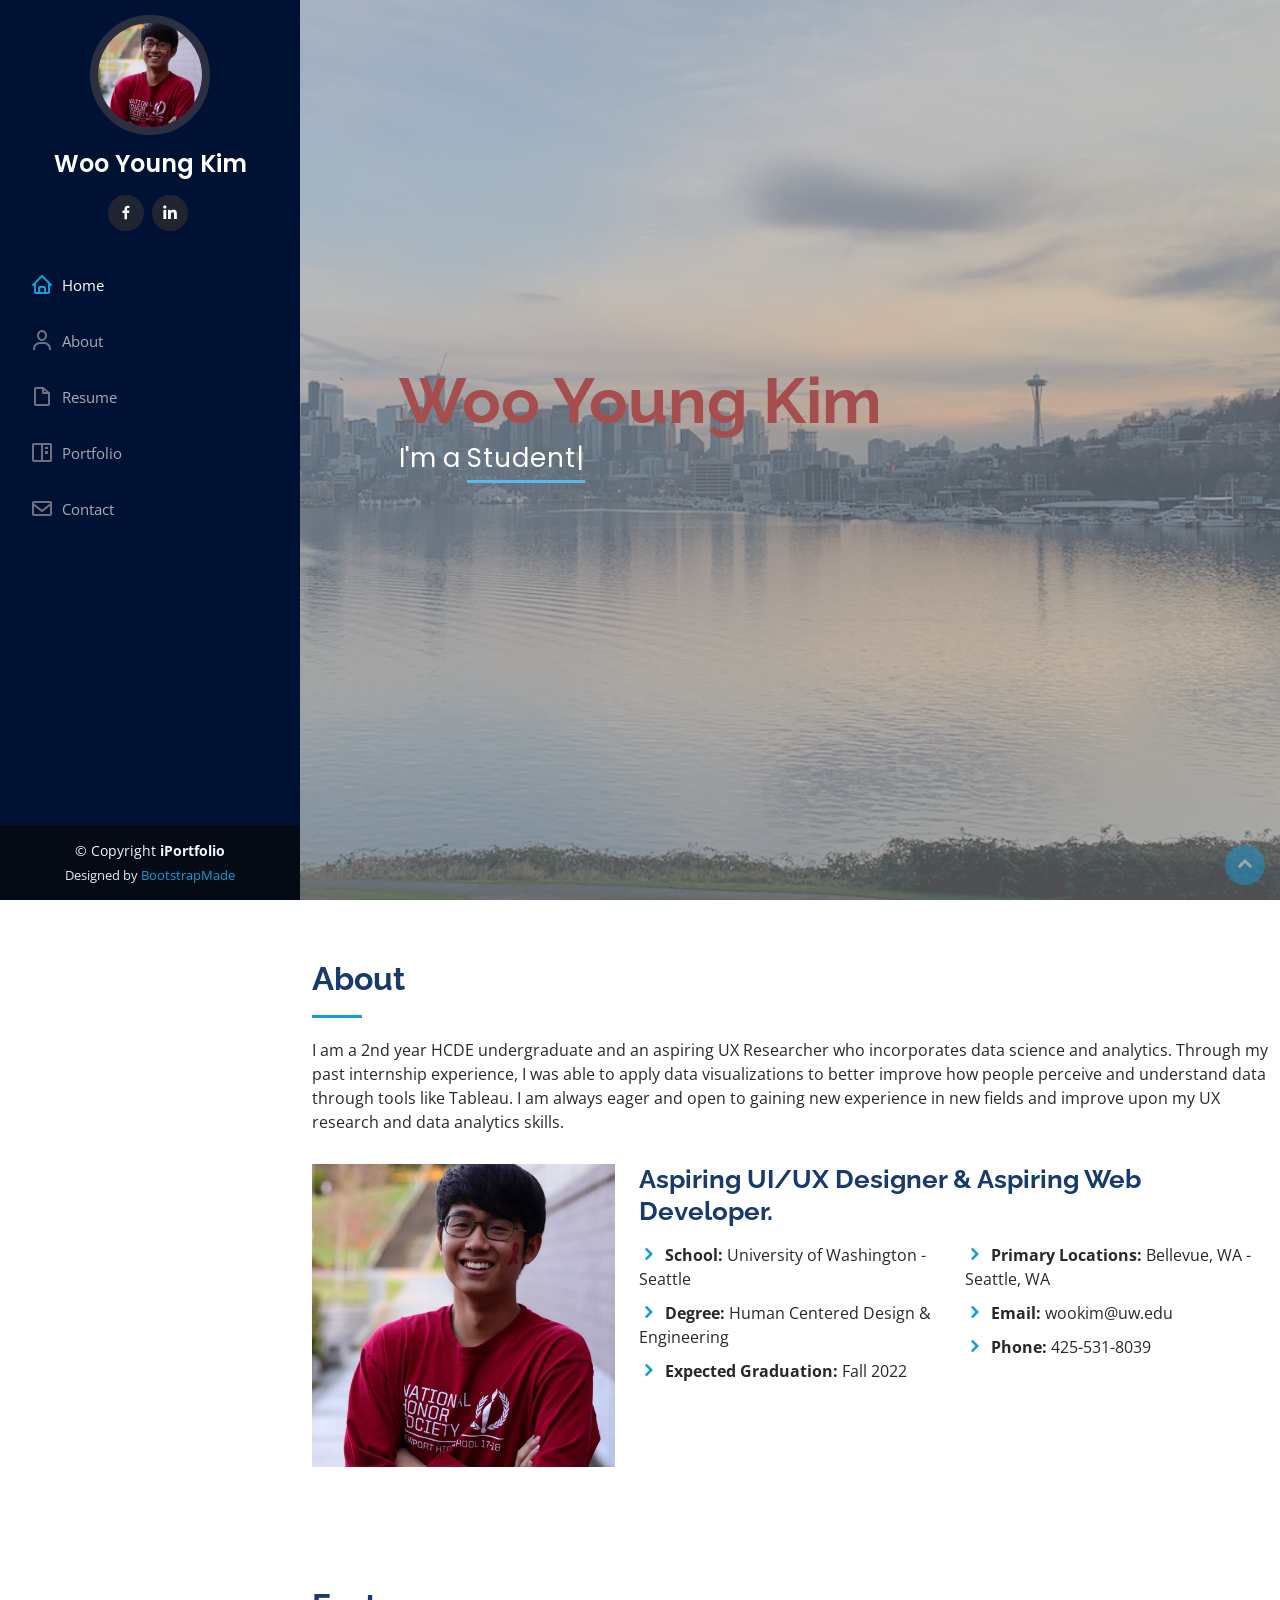
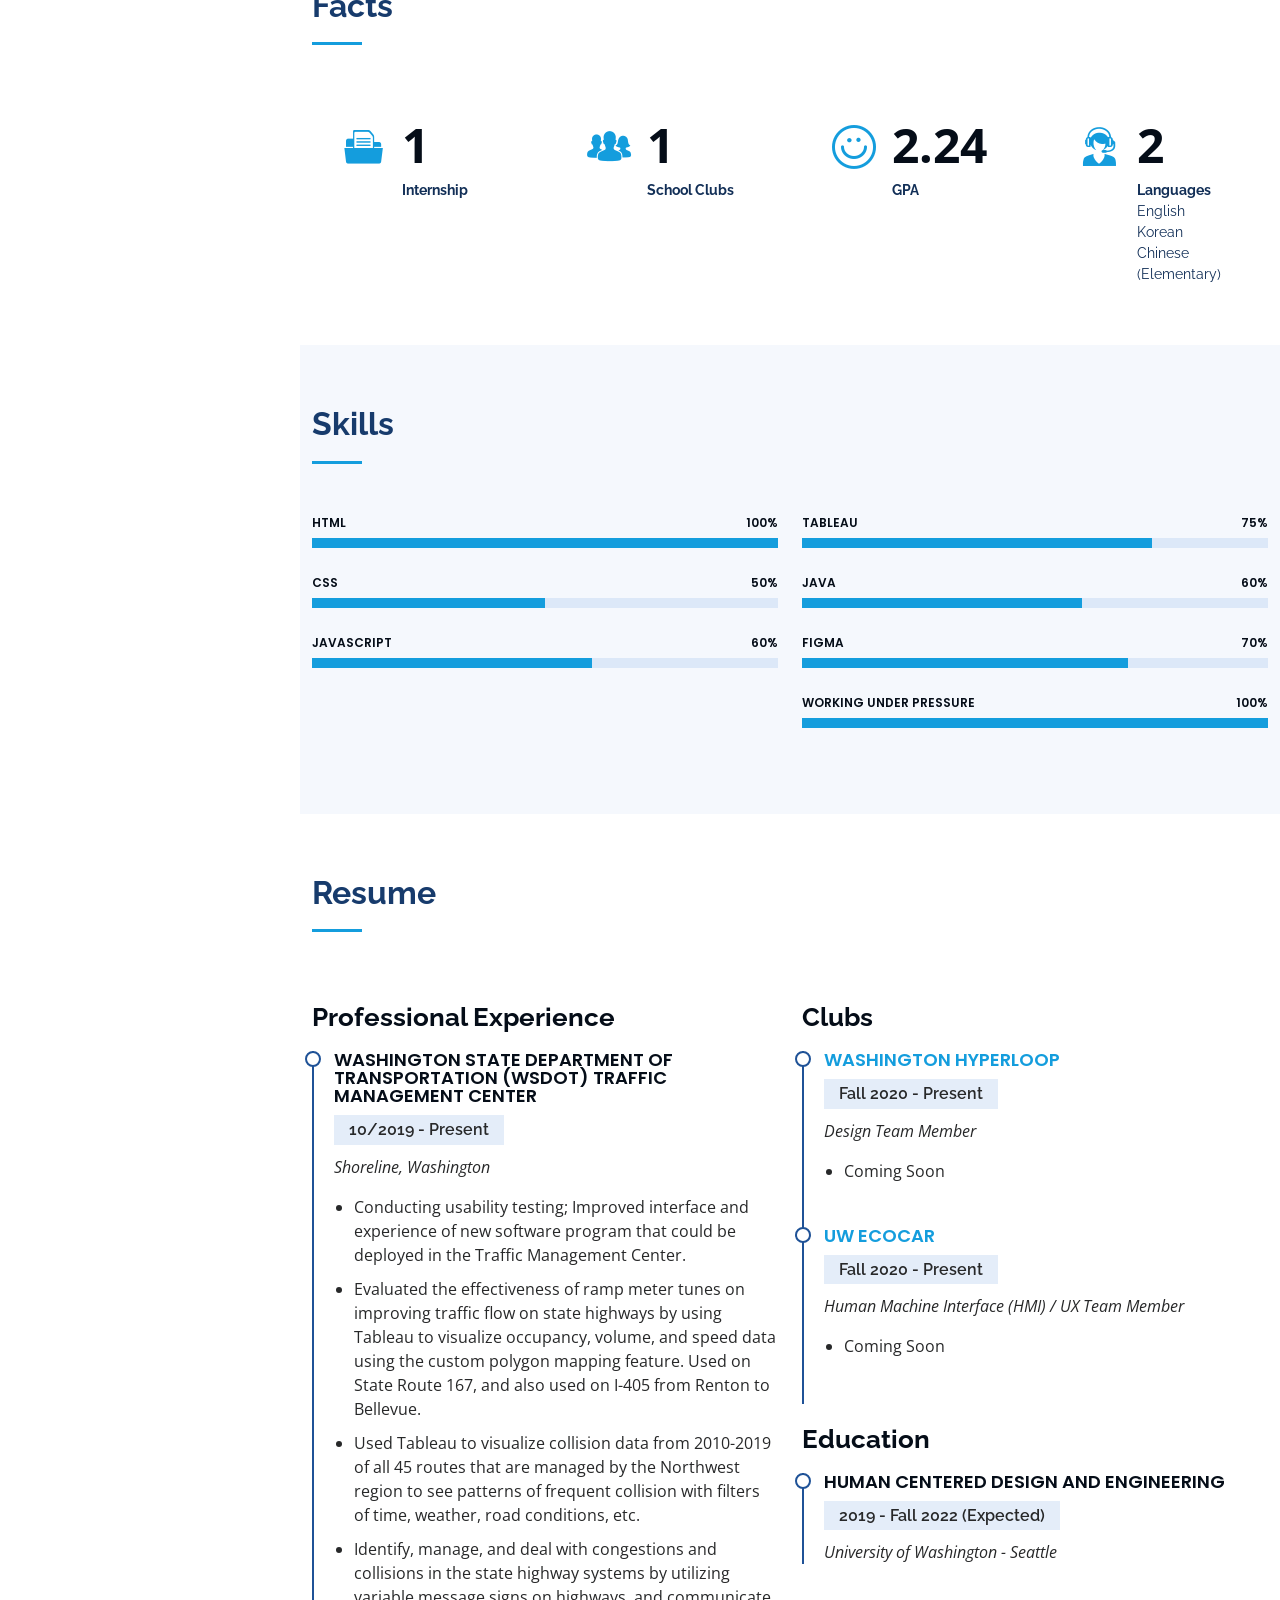
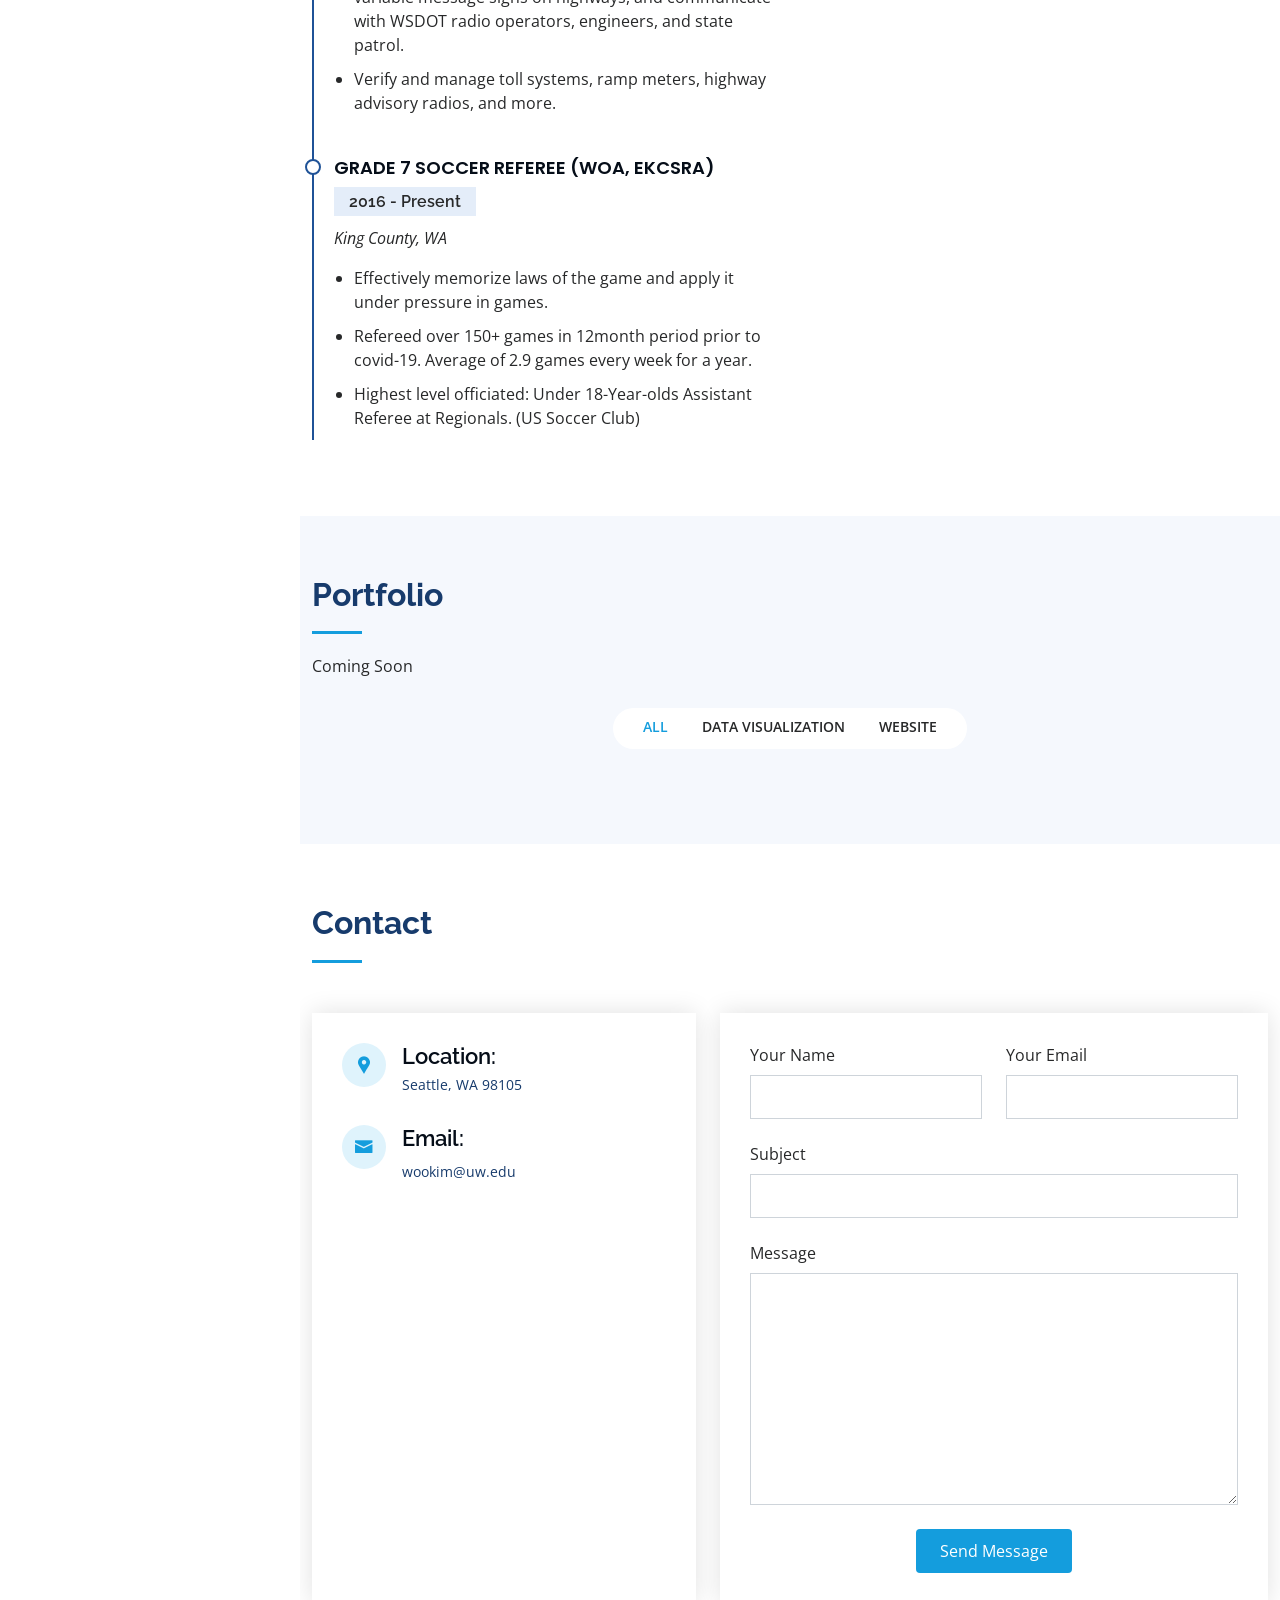
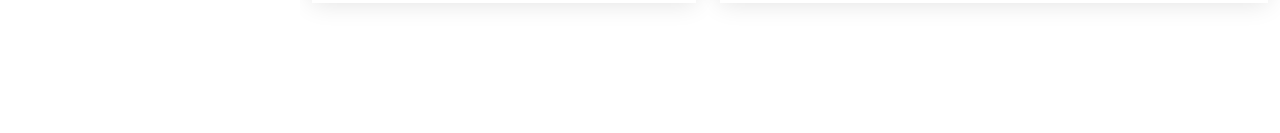
<file: iPortfolio/index.html>
<!DOCTYPE html>
<html lang="en">

<head>
  <meta charset="utf-8">
  <meta content="width=device-width, initial-scale=1.0" name="viewport">

  <title>Woo Young Kim</title>
  <meta content="" name="description">
  <meta content="" name="keywords">

  <!-- Favicons -->

  <!-- Google Fonts -->
  <link href="https://fonts.googleapis.com/css?family=Open+Sans:300,300i,400,400i,600,600i,700,700i|Raleway:300,300i,400,400i,500,500i,600,600i,700,700i|Poppins:300,300i,400,400i,500,500i,600,600i,700,700i" rel="stylesheet">

  <!-- Vendor CSS Files -->
  <link href="assets/vendor/bootstrap/css/bootstrap.min.css" rel="stylesheet">
  <link href="assets/vendor/icofont/icofont.min.css" rel="stylesheet">
  <link href="assets/vendor/boxicons/css/boxicons.min.css" rel="stylesheet">
  <link href="assets/vendor/venobox/venobox.css" rel="stylesheet">
  <link href="assets/vendor/owl.carousel/assets/owl.carousel.min.css" rel="stylesheet">
  <link href="assets/vendor/aos/aos.css" rel="stylesheet">

  <!-- Template Main CSS File -->
  <link href="assets/css/style.css" rel="stylesheet">

  <!-- =======================================================
  * Template Name: iPortfolio - v2.0.1
  * Template URL: https://bootstrapmade.com/iportfolio-bootstrap-portfolio-websites-template/
  * Author: BootstrapMade.com
  * License: https://bootstrapmade.com/license/
  ======================================================== -->
</head>

<body>

  <!-- ======= Mobile nav toggle button ======= -->
  <button type="button" class="mobile-nav-toggle d-xl-none"><i class="icofont-navigation-menu"></i></button>

  <!-- ======= Header ======= -->
  <header id="header">
    <div class="d-flex flex-column">

      <div class="profile">
        <img src="assets/img/profile-img.jpg" alt="" class="img-fluid rounded-circle">
        <h1 class="text-light"><a href="index.html">Woo Young Kim</a></h1>
        <div class="social-links mt-3 text-center">
          <a href="https://www.facebook.com/wooyoung.kim.7399/" class="facebook" target = "blank"><i class="bx bxl-facebook"></i></a>
          <a href="https://www.linkedin.com/in/woo-young-kim/" class="linkedin" target = "blank"><i class="bx bxl-linkedin"></i></a>
        </div>
      </div>

      <nav class="nav-menu">
        <ul>
          <li class="active"><a href="index.html"><i class="bx bx-home"></i> <span>Home</span></a></li>
          <li><a href="#about"><i class="bx bx-user"></i> <span>About</span></a></li>
          <li><a href="#resume"><i class="bx bx-file-blank"></i> <span>Resume</span></a></li>
          <li><a href="#portfolio"><i class="bx bx-book-content"></i> Portfolio</a></li>
          <li><a href="#contact"><i class="bx bx-envelope"></i> Contact</a></li>

        </ul>
      </nav><!-- .nav-menu -->
      <button type="button" class="mobile-nav-toggle d-xl-none"><i class="icofont-navigation-menu"></i></button>

    </div>
  </header><!-- End Header -->

  <!-- ======= Hero Section ======= -->
  <section id="hero" class="d-flex flex-column justify-content-center align-items-center">
    <div class="hero-container" data-aos="fade-in">
      <h1>Woo Young Kim</h1>
      <p>I'm a <span class="typed" data-typed-items="Student, Designer, Soccer Referee"></span></p>
    </div>
  </section><!-- End Hero -->

  <main id="main">

    <!-- ======= About Section ======= -->
    <section id="about" class="about">
      <div class="container">

        <div class="section-title">
          <h2>About</h2>
          <p>
            I am a 2nd year HCDE undergraduate and an aspiring UX Researcher who incorporates data science and analytics. 
            Through my past internship experience, I was able to apply data visualizations to better improve how people 
            perceive and understand data through tools like Tableau. 
            I am always eager and open to gaining new experience in new fields and improve upon my UX research and data analytics skills.
          </p>
        </div>

        <div class="row">
          <div class="col-lg-4" data-aos="fade-right">
            <img src="assets/img/profile-img.jpg" class="img-fluid" alt="">
          </div>
          <div class="col-lg-8 pt-4 pt-lg-0 content" data-aos="fade-left">
            <h3>Aspiring UI/UX Designer &amp; Aspiring Web Developer.</h3>
            <p class="font-italic">
        
            </p>
            <div class="row">
              <div class="col-lg-6">
                <ul>
                  
                  <li><i class="icofont-rounded-right"></i> <strong>School:</strong> University of Washington - Seattle</li>
                  <li><i class="icofont-rounded-right"></i> <strong>Degree:</strong> Human Centered Design & Engineering</li>
                  <li><i class="icofont-rounded-right"></i> <strong>Expected Graduation:</strong> Fall 2022</li>
                </ul>
              </div>
              <div class="col-lg-6">
                <ul>
                  <li><i class="icofont-rounded-right"></i> <strong>Primary Locations:</strong> Bellevue, WA - Seattle, WA</li>
                  <li><i class="icofont-rounded-right"></i> <strong>Email:</strong> wookim@uw.edu</li>
                  <li><i class="icofont-rounded-right"></i> <strong>Phone:</strong> 425-531-8039</li>
                </ul>
              </div>
            </div>
            <p>
              
            </p>
          </div>
        </div>

      </div>
    </section><!-- End About Section -->

    <!-- ======= Facts Section ======= -->
    <section id="facts" class="facts">
      <div class="container">

        <div class="section-title">
          <h2>Facts</h2>
        <p></p>
        </div>

        <div class="row no-gutters">

          <div class="col-lg-3 col-md-6 d-md-flex align-items-md-stretch" data-aos="fade-up">
            <div class="count-box">
              <i class="icofont-document-folder"></i>
              <span data-toggle="counter-up">1</span>
              <p><strong>Internship</strong></p>
            </div>
          </div>

          <div class="col-lg-3 col-md-6 d-md-flex align-items-md-stretch" data-aos="fade-up" data-aos-delay="100">
            <div class="count-box">
              <i class="icofont-users-alt-5"></i>
              <span data-toggle="counter-up">2</span>
              <p><strong>School Clubs</strong></p>
            </div>
          </div>

          <div class="col-lg-3 col-md-6 d-md-flex align-items-md-stretch" data-aos="fade-up" data-aos-delay="200">
            <div class="count-box">
              <i class="icofont-simple-smile"></i>
              <span data-toggle="counter-up">3.74</span>
              <p><strong>GPA</strong></p>
            </div>
          </div>

          <div class="col-lg-3 col-md-6 d-md-flex align-items-md-stretch" data-aos="fade-up" data-aos-delay="300">
            <div class="count-box">
              <i class="icofont-live-support"></i>
              <span data-toggle="counter-up">3</span>
              <p><strong>Languages</strong> <br>English<br> Korean<br> Chinese (Elementary)</p>
            </div>
          </div>

        </div>

      </div>
    </section><!-- End Facts Section -->

    <!-- ======= Skills Section ======= -->
    <section id="skills" class="skills section-bg">
      <div class="container">

        <div class="section-title">
          <h2>Skills</h2>
          <p></p>
        </div>

        <div class="row skills-content">

          <div class="col-lg-6" data-aos="fade-up">

            <div class="progress">
              <span class="skill">HTML <i class="val">100%</i></span>
              <div class="progress-bar-wrap">
                <div class="progress-bar" role="progressbar" aria-valuenow="100" aria-valuemin="0" aria-valuemax="100"></div>
              </div>
            </div>

            <div class="progress">
              <span class="skill">CSS <i class="val">50%</i></span>
              <div class="progress-bar-wrap">
                <div class="progress-bar" role="progressbar" aria-valuenow="50" aria-valuemin="0" aria-valuemax="100"></div>
              </div>
            </div>

            <div class="progress">
              <span class="skill">JavaScript <i class="val">60%</i></span>
              <div class="progress-bar-wrap">
                <div class="progress-bar" role="progressbar" aria-valuenow="60" aria-valuemin="0" aria-valuemax="100"></div>
              </div>
            </div>

          </div>

          <div class="col-lg-6" data-aos="fade-up" data-aos-delay="100">

            <div class="progress">
              <span class="skill">Tableau<i class="val">75%</i></span>
              <div class="progress-bar-wrap">
                <div class="progress-bar" role="progressbar" aria-valuenow="75" aria-valuemin="0" aria-valuemax="100"></div>
              </div>
            </div>

            <div class="progress">
              <span class="skill">Java <i class="val">60%</i></span>
              <div class="progress-bar-wrap">
                <div class="progress-bar" role="progressbar" aria-valuenow="60" aria-valuemin="0" aria-valuemax="100"></div>
              </div>
            </div>

            <div class="progress">
              <span class="skill">Figma <i class="val">70%</i></span>
              <div class="progress-bar-wrap">
                <div class="progress-bar" role="progressbar" aria-valuenow="70" aria-valuemin="0" aria-valuemax="100"></div>
              </div>
            </div>

            <div class="progress">
              <span class="skill">Working Under Pressure <i class="val">100%</i></span>
              <div class="progress-bar-wrap">
                <div class="progress-bar" role="progressbar" aria-valuenow="100" aria-valuemin="0" aria-valuemax="100"></div>
              </div>
            </div>

          </div>

        </div>

      </div>
    </section><!-- End Skills Section -->

    <!-- ======= Resume Section ======= -->
    <section id="resume" class="resume">
      <div class="container">

        <div class="section-title">
          <h2>Resume</h2>
          <p></p>
        </div>

        <div class="row">
          <div class="col-lg-6" data-aos="fade-up" data-aos-delay="100">
            <h3 class="resume-title">Professional Experience</h3>
            <div class="resume-item">
              <h4>Washington State Department of Transportation (WSDOT) Traffic Management Center</h4>
              <h5>10/2019 - Present</h5>
              <p><em>Shoreline, Washington </em></p>
              <ul>
                <li>
                  Conducting usability testing; Improved interface and experience of new software program that could be deployed in the Traffic Management Center.
                </li>
                <li>
                  Evaluated the effectiveness of ramp meter tunes on improving traffic flow on state highways by using Tableau to visualize occupancy, volume,
                  and speed data using the custom polygon mapping feature. Used on State Route 167, and also used on I-405 from Renton to Bellevue.
                </li>
                <li>
                  Used Tableau to visualize collision data from 2010-2019 of all 45 routes that are managed by the Northwest region to see patterns
                  of frequent collision with filters of time, weather, road conditions, etc.
                </li>
                <li>
                  Identify, manage, and deal with congestions and collisions in the state highway systems by utilizing variable message 
                  signs on highways, and communicate with WSDOT radio operators, engineers, and state patrol.
                </li>
                <li>
                  Verify and manage toll systems, ramp meters, highway advisory radios, and more.
                </li>
              </ul>
            </div>
            <div class="resume-item">
              <h4>Grade 7 Soccer Referee (WOA, EKCSRA)</h4>
              <h5>2016 - Present</h5>
              <p><em>King County, WA</em></p>
              <ul>
                <li>Effectively memorize laws of the game and apply it under pressure in games.</li>
                <li>Refereed over 150+ games in 12month period prior to covid-19. Average of 2.9 games every week for a year.</li>
                <li>Highest level officiated: Under 18-Year-olds Assistant Referee at Regionals. (US Soccer Club)</li>
                
              </ul>
            </div>
          </div>
          <div class="col-lg-6" data-aos="fade-up">
            <h3 class="resume-title">Clubs</h3>
            <div class="resume-item">
              <h4><a href = "https://www.hyperloop.io/" target = "blank">Washington HyperLoop</a></h4>
              <h5>Fall 2020 - Present</h5>
              <p><em>Design Team Member</em></p>
              <ul>
                
                <li>Coming Soon</li>
                
                
              </ul>
            </div>
            <div class="resume-item">
              <h4><a href = "https://uwecocarcom.wixsite.com/website" target = "blank">UW EcoCAR</a></h4>
              <h5>Fall 2020 - Present</h5>
              <p><em>Human Machine Interface (HMI) / UX Team Member</em></p>
              <ul>
                <li>Coming Soon</li>
                
              </ul>
            </div>

            <h3 class="resume-title">Education</h3>
            <div class="resume-item">
              <h4>Human Centered Design and Engineering</h4>
              <h5>2019 - Fall 2022 (Expected)</h5>
              <p><em>University of Washington - Seattle</em></p>
              <p></p>
            </div>
            
          </div>
          
        </div>

      </div>
    </section><!-- End Resume Section -->

    <!-- ======= Portfolio Section ======= -->
    <section id="portfolio" class="portfolio section-bg">
      <div class="container">

        <div class="section-title">
          <h2>Portfolio</h2>
          <p>Coming Soon</p>
        </div>

        <div class="row" data-aos="fade-up">
          <div class="col-lg-12 d-flex justify-content-center">
            <ul id="portfolio-flters">
              <li data-filter="*" class="filter-active">All</li>
              <li data-filter=".filter-app">Data Visualization</li>
              <li data-filter=".filter-card">Website</li>
              
            </ul>
          </div>
        </div>

        <div class="row portfolio-container" data-aos="fade-up" data-aos-delay="100">

          <!-- UPDATE LATER
            <div class="col-lg-4 col-md-6 portfolio-item filter-app">
            <div class="portfolio-wrap">
              <img src="assets/img/portfolio/portfolio-1.jpg" class="img-fluid" alt="">
              <div class="portfolio-links">
                <a href="assets/img/portfolio/portfolio-1.jpg" data-gall="portfolioGallery" class="venobox" title="App 1"><i class="bx bx-plus"></i></a>
                <a href="portfolio-details.html" title="More Details"><i class="bx bx-link"></i></a>
              </div>
            </div>
          </div>

          <div class="col-lg-4 col-md-6 portfolio-item filter-web">
            <div class="portfolio-wrap">
              <img src="assets/img/portfolio/portfolio-2.jpg" class="img-fluid" alt="">
              <div class="portfolio-links">
                <a href="assets/img/portfolio/portfolio-2.jpg" data-gall="portfolioGallery" class="venobox" title="Web 3"><i class="bx bx-plus"></i></a>
                <a href="portfolio-details.html" title="More Details"><i class="bx bx-link"></i></a>
              </div>
            </div>
          </div>

          <div class="col-lg-4 col-md-6 portfolio-item filter-app">
            <div class="portfolio-wrap">
              <img src="assets/img/portfolio/portfolio-3.jpg" class="img-fluid" alt="">
              <div class="portfolio-links">
                <a href="assets/img/portfolio/portfolio-3.jpg" data-gall="portfolioGallery" class="venobox" title="App 2"><i class="bx bx-plus"></i></a>
                <a href="portfolio-details.html" title="More Details"><i class="bx bx-link"></i></a>
              </div>
            </div>
          </div>

          <div class="col-lg-4 col-md-6 portfolio-item filter-card">
            <div class="portfolio-wrap">
              <img src="assets/img/portfolio/portfolio-4.jpg" class="img-fluid" alt="">
              <div class="portfolio-links">
                <a href="assets/img/portfolio/portfolio-4.jpg" data-gall="portfolioGallery" class="venobox" title="Card 2"><i class="bx bx-plus"></i></a>
                <a href="portfolio-details.html" title="More Details"><i class="bx bx-link"></i></a>
              </div>
            </div>
          </div>

          <div class="col-lg-4 col-md-6 portfolio-item filter-web">
            <div class="portfolio-wrap">
              <img src="assets/img/portfolio/portfolio-5.jpg" class="img-fluid" alt="">
              <div class="portfolio-links">
                <a href="assets/img/portfolio/portfolio-5.jpg" data-gall="portfolioGallery" class="venobox" title="Web 2"><i class="bx bx-plus"></i></a>
                <a href="portfolio-details.html" title="More Details"><i class="bx bx-link"></i></a>
              </div>
            </div>
          </div>

          <div class="col-lg-4 col-md-6 portfolio-item filter-app">
            <div class="portfolio-wrap">
              <img src="assets/img/portfolio/portfolio-6.jpg" class="img-fluid" alt="">
              <div class="portfolio-links">
                <a href="assets/img/portfolio/portfolio-6.jpg" data-gall="portfolioGallery" class="venobox" title="App 3"><i class="bx bx-plus"></i></a>
                <a href="portfolio-details.html" title="More Details"><i class="bx bx-link"></i></a>
              </div>
            </div>
          </div>

          <div class="col-lg-4 col-md-6 portfolio-item filter-card">
            <div class="portfolio-wrap">
              <img src="assets/img/portfolio/portfolio-7.jpg" class="img-fluid" alt="">
              <div class="portfolio-links">
                <a href="assets/img/portfolio/portfolio-7.jpg" data-gall="portfolioGallery" class="venobox" title="Card 1"><i class="bx bx-plus"></i></a>
                <a href="portfolio-details.html" title="More Details"><i class="bx bx-link"></i></a>
              </div>
            </div>
          </div>

          <div class="col-lg-4 col-md-6 portfolio-item filter-card">
            <div class="portfolio-wrap">
              <img src="assets/img/portfolio/portfolio-8.jpg" class="img-fluid" alt="">
              <div class="portfolio-links">
                <a href="assets/img/portfolio/portfolio-8.jpg" data-gall="portfolioGallery" class="venobox" title="Card 3"><i class="bx bx-plus"></i></a>
                <a href="portfolio-details.html" title="More Details"><i class="bx bx-link"></i></a>
              </div>
            </div>
          </div>

          <div class="col-lg-4 col-md-6 portfolio-item filter-web">
            <div class="portfolio-wrap">
              <img src="assets/img/portfolio/portfolio-9.jpg" class="img-fluid" alt="">
              <div class="portfolio-links">
                <a href="assets/img/portfolio/portfolio-9.jpg" data-gall="portfolioGallery" class="venobox" title="Web 3"><i class="bx bx-plus"></i></a>
                <a href="portfolio-details.html" title="More Details"><i class="bx bx-link"></i></a>
              </div>
            </div>
          </div>

        </div>
        -->

      </div>
    </section><!-- End Portfolio Section -->

    <!-- ======= Services Section ======= 
    <section id="services" class="services">
      <div class="container">

        <div class="section-title">
          <h2>Services</h2>
          <p>Magnam dolores commodi suscipit. Necessitatibus eius consequatur ex aliquid fuga eum quidem. Sit sint consectetur velit. Quisquam quos quisquam cupiditate. Et nemo qui impedit suscipit alias ea. Quia fugiat sit in iste officiis commodi quidem hic quas.</p>
        </div>

        <div class="row">
          <div class="col-lg-4 col-md-6 icon-box" data-aos="fade-up">
            <div class="icon"><i class="icofont-computer"></i></div>
            <h4 class="title"><a href="">Lorem Ipsum</a></h4>
            <p class="description">Voluptatum deleniti atque corrupti quos dolores et quas molestias excepturi sint occaecati cupiditate non provident</p>
          </div>
          <div class="col-lg-4 col-md-6 icon-box" data-aos="fade-up" data-aos-delay="100">
            <div class="icon"><i class="icofont-chart-bar-graph"></i></div>
            <h4 class="title"><a href="">Dolor Sitema</a></h4>
            <p class="description">Minim veniam, quis nostrud exercitation ullamco laboris nisi ut aliquip ex ea commodo consequat tarad limino ata</p>
          </div>
          <div class="col-lg-4 col-md-6 icon-box" data-aos="fade-up" data-aos-delay="200">
            <div class="icon"><i class="icofont-earth"></i></div>
            <h4 class="title"><a href="">Sed ut perspiciatis</a></h4>
            <p class="description">Duis aute irure dolor in reprehenderit in voluptate velit esse cillum dolore eu fugiat nulla pariatur</p>
          </div>
          <div class="col-lg-4 col-md-6 icon-box" data-aos="fade-up" data-aos-delay="300">
            <div class="icon"><i class="icofont-image"></i></div>
            <h4 class="title"><a href="">Magni Dolores</a></h4>
            <p class="description">Excepteur sint occaecat cupidatat non proident, sunt in culpa qui officia deserunt mollit anim id est laborum</p>
          </div>
          <div class="col-lg-4 col-md-6 icon-box" data-aos="fade-up" data-aos-delay="400">
            <div class="icon"><i class="icofont-settings"></i></div>
            <h4 class="title"><a href="">Nemo Enim</a></h4>
            <p class="description">At vero eos et accusamus et iusto odio dignissimos ducimus qui blanditiis praesentium voluptatum deleniti atque</p>
          </div>
          <div class="col-lg-4 col-md-6 icon-box" data-aos="fade-up" data-aos-delay="500">
            <div class="icon"><i class="icofont-tasks-alt"></i></div>
            <h4 class="title"><a href="">Eiusmod Tempor</a></h4>
            <p class="description">Et harum quidem rerum facilis est et expedita distinctio. Nam libero tempore, cum soluta nobis est eligendi</p>
          </div>
        </div>

      </div>
    -->
    </section><!-- End Services Section -->

    <!-- ======= Testimonials Section ======= 
    <section id="testimonials" class="testimonials section-bg">
      <div class="container">

        <div class="section-title">
          <h2>Testimonials</h2>
          <p>Magnam dolores commodi suscipit. Necessitatibus eius consequatur ex aliquid fuga eum quidem. Sit sint consectetur velit. Quisquam quos quisquam cupiditate. Et nemo qui impedit suscipit alias ea. Quia fugiat sit in iste officiis commodi quidem hic quas.</p>
        </div>

        <div class="owl-carousel testimonials-carousel">

          <div class="testimonial-item" data-aos="fade-up">
            <p>
              <i class="bx bxs-quote-alt-left quote-icon-left"></i>
              Proin iaculis purus consequat sem cure digni ssim donec porttitora entum suscipit rhoncus. Accusantium quam, ultricies eget id, aliquam eget nibh et. Maecen aliquam, risus at semper.
              <i class="bx bxs-quote-alt-right quote-icon-right"></i>
            </p>
            <img src="assets/img/testimonials/testimonials-1.jpg" class="testimonial-img" alt="">
            <h3>Saul Goodman</h3>
            <h4>Ceo &amp; Founder</h4>
          </div>

          <div class="testimonial-item" data-aos="fade-up" data-aos-delay="100">
            <p>
              <i class="bx bxs-quote-alt-left quote-icon-left"></i>
              Export tempor illum tamen malis malis eram quae irure esse labore quem cillum quid cillum eram malis quorum velit fore eram velit sunt aliqua noster fugiat irure amet legam anim culpa.
              <i class="bx bxs-quote-alt-right quote-icon-right"></i>
            </p>
            <img src="assets/img/testimonials/testimonials-2.jpg" class="testimonial-img" alt="">
            <h3>Sara Wilsson</h3>
            <h4>Designer</h4>
          </div>

          <div class="testimonial-item" data-aos="fade-up" data-aos-delay="200">
            <p>
              <i class="bx bxs-quote-alt-left quote-icon-left"></i>
              Enim nisi quem export duis labore cillum quae magna enim sint quorum nulla quem veniam duis minim tempor labore quem eram duis noster aute amet eram fore quis sint minim.
              <i class="bx bxs-quote-alt-right quote-icon-right"></i>
            </p>
            <img src="assets/img/testimonials/testimonials-3.jpg" class="testimonial-img" alt="">
            <h3>Jena Karlis</h3>
            <h4>Store Owner</h4>
          </div>

          <div class="testimonial-item" data-aos="fade-up" data-aos-delay="300">
            <p>
              <i class="bx bxs-quote-alt-left quote-icon-left"></i>
              Fugiat enim eram quae cillum dolore dolor amet nulla culpa multos export minim fugiat minim velit minim dolor enim duis veniam ipsum anim magna sunt elit fore quem dolore labore illum veniam.
              <i class="bx bxs-quote-alt-right quote-icon-right"></i>
            </p>
            <img src="assets/img/testimonials/testimonials-4.jpg" class="testimonial-img" alt="">
            <h3>Matt Brandon</h3>
            <h4>Freelancer</h4>
          </div>

          <div class="testimonial-item" data-aos="fade-up" data-aos-delay="400">
            <p>
              <i class="bx bxs-quote-alt-left quote-icon-left"></i>
              Quis quorum aliqua sint quem legam fore sunt eram irure aliqua veniam tempor noster veniam enim culpa labore duis sunt culpa nulla illum cillum fugiat legam esse veniam culpa fore nisi cillum quid.
              <i class="bx bxs-quote-alt-right quote-icon-right"></i>
            </p>
            <img src="assets/img/testimonials/testimonials-5.jpg" class="testimonial-img" alt="">
            <h3>John Larson</h3>
            <h4>Entrepreneur</h4>
          </div>

        </div>

      </div>
    -->
    </section><!-- End Testimonials Section -->

    <!-- ======= Contact Section ======= -->
    <section id="contact" class="contact">
      <div class="container">

        <div class="section-title">
          <h2>Contact</h2>
          <p></p>
        </div>

        <div class="row" data-aos="fade-in">

          <div class="col-lg-5 d-flex align-items-stretch">
            <div class="info">
              <div class="address">
                <i class="icofont-google-map"></i>
                <h4>Location:</h4>
                <p>Seattle, WA 98105</p>
              </div>

              <div class="email">
                <i class="icofont-envelope"></i>
                <h4>Email:</h4>
                <p>wookim@uw.edu</p>
              </div>

              <!--
                <div class="phone">
                <i class="icofont-phone"></i>
                <h4>Call:</h4>
                <p>+1 5589 55488 55s</p>
              </div>
              -->

              <iframe src="https://www.google.com/maps/embed?pb=!1m14!1m12!1m3!1d2687.4971010403906!2d-122.30570858408!3d47.65533869260265!2m3!1f0!2f0!3f0!3m2!1i1024!2i768!4f13.1!5e0!3m2!1sen!2sus!4v1604213620186!5m2!1sen!2sus" frameborder="0" style="border:0; width: 100%; height: 290px;" allowfullscreen></iframe>
            </div>

          </div>

          <div class="col-lg-7 mt-5 mt-lg-0 d-flex align-items-stretch">
            <form action="forms/contact.php" method="post" role="form" class="php-email-form">
              <div class="row">
                <div class="form-group col-md-6">
                  <label for="name">Your Name</label>
                  <input type="text" name="name" class="form-control" id="name" data-rule="minlen:4" data-msg="Please enter at least 4 chars" />
                  <div class="validate"></div>
                </div>
                <div class="form-group col-md-6">
                  <label for="name">Your Email</label>
                  <input type="email" class="form-control" name="email" id="email" data-rule="email" data-msg="Please enter a valid email" />
                  <div class="validate"></div>
                </div>
              </div>
              <div class="form-group">
                <label for="name">Subject</label>
                <input type="text" class="form-control" name="subject" id="subject" data-rule="minlen:4" data-msg="Please enter at least 8 chars of subject" />
                <div class="validate"></div>
              </div>
              <div class="form-group">
                <label for="name">Message</label>
                <textarea class="form-control" name="message" rows="10" data-rule="required" data-msg="Please write something for us"></textarea>
                <div class="validate"></div>
              </div>
              <div class="mb-3">
                <div class="loading">Loading</div>
                <div class="error-message"></div>
                <div class="sent-message">Your message has been sent. Thank you!</div>
              </div>
              <div class="text-center"><button type="submit">Send Message</button></div>
            </form>
          </div>

        </div>

      </div>
    </section><!-- End Contact Section -->

  </main><!-- End #main -->

  <!-- ======= Footer ======= -->
  <footer id="footer">
    <div class="container">
      <div class="copyright">
        &copy; Copyright <strong><span>iPortfolio</span></strong>
      </div>
      <div class="credits">
        <!-- All the links in the footer should remain intact. -->
        <!-- You can delete the links only if you purchased the pro version. -->
        <!-- Licensing information: https://bootstrapmade.com/license/ -->
        <!-- Purchase the pro version with working PHP/AJAX contact form: https://bootstrapmade.com/iportfolio-bootstrap-portfolio-websites-template/ -->
        Designed by <a href="https://bootstrapmade.com/">BootstrapMade</a>
      </div>
    </div>
  </footer><!-- End  Footer -->

  <a href="#" class="back-to-top"><i class="icofont-simple-up"></i></a>

  <!-- Vendor JS Files -->
  <script src="assets/vendor/jquery/jquery.min.js"></script>
  <script src="assets/vendor/bootstrap/js/bootstrap.bundle.min.js"></script>
  <script src="assets/vendor/jquery.easing/jquery.easing.min.js"></script>
  <script src="assets/vendor/php-email-form/validate.js"></script>
  <script src="assets/vendor/waypoints/jquery.waypoints.min.js"></script>
  <script src="assets/vendor/counterup/counterup.min.js"></script>
  <script src="assets/vendor/isotope-layout/isotope.pkgd.min.js"></script>
  <script src="assets/vendor/venobox/venobox.min.js"></script>
  <script src="assets/vendor/owl.carousel/owl.carousel.min.js"></script>
  <script src="assets/vendor/typed.js/typed.min.js"></script>
  <script src="assets/vendor/aos/aos.js"></script>

  <!-- Template Main JS File -->
  <script src="assets/js/main.js"></script>

</body>

</html>
</file>
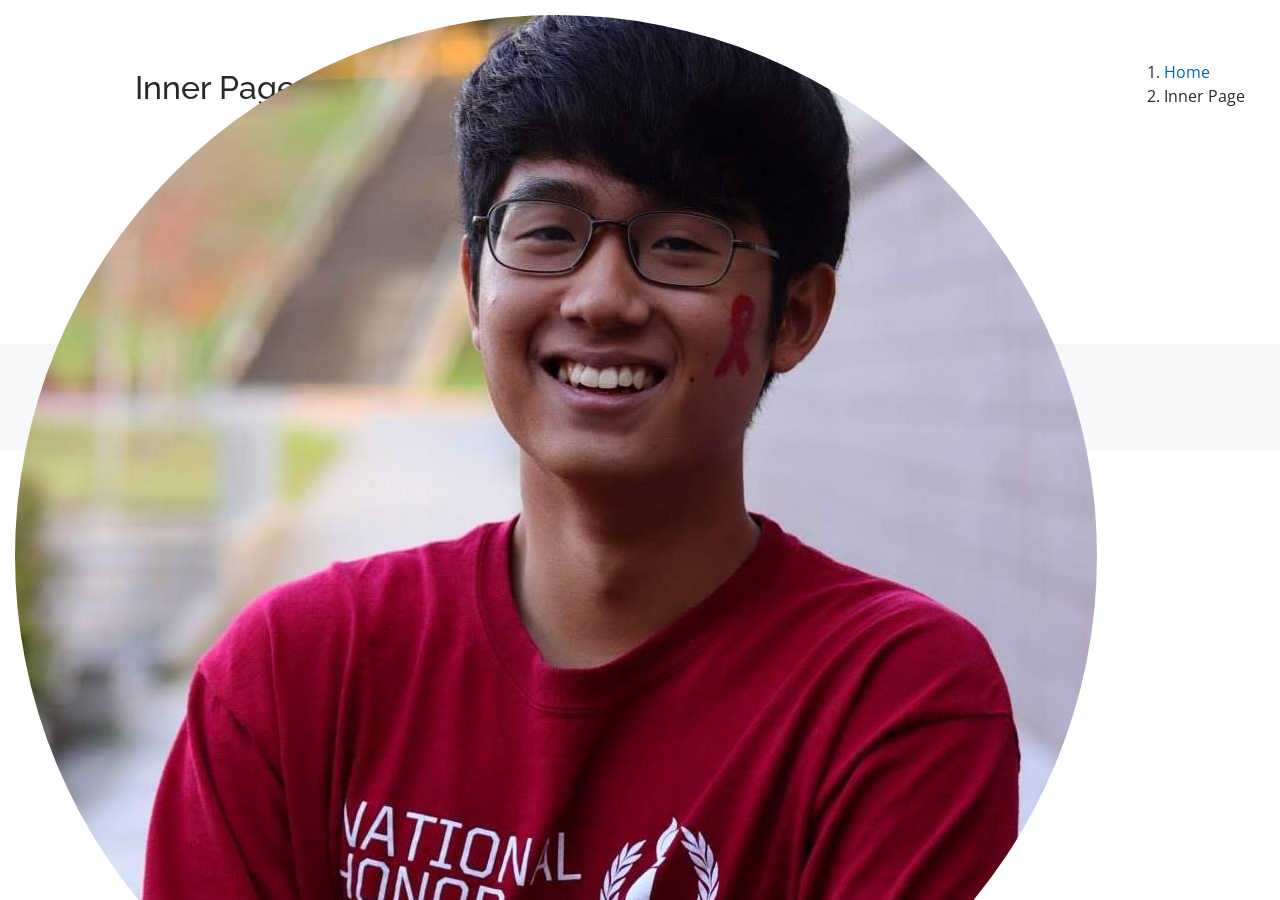
<file: inner-page.html>
<!DOCTYPE html>
<html lang="en">

<head>
  <meta charset="utf-8">
  <meta content="width=device-width, initial-scale=1.0" name="viewport">

  <title>Inner Page - iPortfolio Bootstrap Template</title>
  <meta content="" name="description">
  <meta content="" name="keywords">

  <!-- Favicons -->
  <link href="assets/img/favicon.png" rel="icon">
  <link href="assets/img/apple-touch-icon.png" rel="apple-touch-icon">

  <!-- Google Fonts -->
  <link href="https://fonts.googleapis.com/css?family=Open+Sans:300,300i,400,400i,600,600i,700,700i|Raleway:300,300i,400,400i,500,500i,600,600i,700,700i|Poppins:300,300i,400,400i,500,500i,600,600i,700,700i" rel="stylesheet">

  <!-- Vendor CSS Files -->
  <link href="assets/vendor/bootstrap/css/bootstrap.min.css" rel="stylesheet">
  <link href="assets/vendor/icofont/icofont.min.css" rel="stylesheet">
  <link href="assets/vendor/boxicons/css/boxicons.min.css" rel="stylesheet">
  <link href="assets/vendor/venobox/venobox.css" rel="stylesheet">
  <link href="assets/vendor/owl.carousel/assets/owl.carousel.min.css" rel="stylesheet">
  <link href="assets/vendor/aos/aos.css" rel="stylesheet">

  <!-- Template Main CSS File -->
  <link href="assets/css/style.css" rel="stylesheet">

  <!-- =======================================================
  * Template Name: iPortfolio - v2.0.1
  * Template URL: https://bootstrapmade.com/iportfolio-bootstrap-portfolio-websites-template/
  * Author: BootstrapMade.com
  * License: https://bootstrapmade.com/license/
  ======================================================== -->
</head>

<body>

  <!-- ======= Mobile nav toggle button ======= -->
  <button type="button" class="mobile-nav-toggle d-xl-none"><i class="icofont-navigation-menu"></i></button>

  <!-- ======= Header ======= -->
  <header id="header">
    <div class="d-flex flex-column">

      <div class="profile">
        <img src="assets/img/profile-img.jpg" alt="" class="img-fluid rounded-circle">
        <h1 class="text-light"><a href="index.html">Alex Smith</a></h1>
        <div class="social-links mt-3 text-center">
          <a href="#" class="twitter"><i class="bx bxl-twitter"></i></a>
          <a href="#" class="facebook"><i class="bx bxl-facebook"></i></a>
          <a href="#" class="instagram"><i class="bx bxl-instagram"></i></a>
          <a href="#" class="google-plus"><i class="bx bxl-skype"></i></a>
          <a href="#" class="linkedin"><i class="bx bxl-linkedin"></i></a>
        </div>
      </div>

      <nav class="nav-menu">
        <ul>
          <li><a href="index.html"><i class="bx bx-home"></i> <span>Home</span></a></li>
          <li><a href="#about"><i class="bx bx-user"></i> <span>About</span></a></li>
          <li><a href="#resume"><i class="bx bx-file-blank"></i> <span>Resume</span></a></li>
          <li><a href="#portfolio"><i class="bx bx-book-content"></i> Portfolio</a></li>
          <li><a href="#services"><i class="bx bx-server"></i> Services</a></li>
          <li><a href="#contact"><i class="bx bx-envelope"></i> Contact</a></li>

        </ul>
      </nav><!-- .nav-menu -->
      <button type="button" class="mobile-nav-toggle d-xl-none"><i class="icofont-navigation-menu"></i></button>

    </div>
  </header><!-- End Header -->

  <main id="main">

    <!-- ======= Breadcrumbs ======= -->
    <section class="breadcrumbs">
      <div class="container">

        <div class="d-flex justify-content-between align-items-center">
          <h2>Inner Page</h2>
          <ol>
            <li><a href="index.html">Home</a></li>
            <li>Inner Page</li>
          </ol>
        </div>

      </div>
    </section><!-- End Breadcrumbs -->

    <section class="inner-page">
      <div class="container">
        <p>
          Example inner page template
        </p>
      </div>
    </section>

  </main><!-- End #main -->

  <!-- ======= Footer ======= -->
  <footer id="footer">
    <div class="container">
      <div class="copyright">
        &copy; Copyright <strong><span>iPortfolio</span></strong>
      </div>
      <div class="credits">
        <!-- All the links in the footer should remain intact. -->
        <!-- You can delete the links only if you purchased the pro version. -->
        <!-- Licensing information: https://bootstrapmade.com/license/ -->
        <!-- Purchase the pro version with working PHP/AJAX contact form: https://bootstrapmade.com/iportfolio-bootstrap-portfolio-websites-template/ -->
        Designed by <a href="https://bootstrapmade.com/">BootstrapMade</a>
      </div>
    </div>
  </footer><!-- End  Footer -->

  <a href="#" class="back-to-top"><i class="icofont-simple-up"></i></a>

  <!-- Vendor JS Files -->
  <script src="assets/vendor/jquery/jquery.min.js"></script>
  <script src="assets/vendor/bootstrap/js/bootstrap.bundle.min.js"></script>
  <script src="assets/vendor/jquery.easing/jquery.easing.min.js"></script>
  <script src="assets/vendor/php-email-form/validate.js"></script>
  <script src="assets/vendor/waypoints/jquery.waypoints.min.js"></script>
  <script src="assets/vendor/counterup/counterup.min.js"></script>
  <script src="assets/vendor/isotope-layout/isotope.pkgd.min.js"></script>
  <script src="assets/vendor/venobox/venobox.min.js"></script>
  <script src="assets/vendor/owl.carousel/owl.carousel.min.js"></script>
  <script src="assets/vendor/typed.js/typed.min.js"></script>
  <script src="assets/vendor/aos/aos.js"></script>

  <!-- Template Main JS File -->
  <script src="assets/js/main.js"></script>

</body>

</html>
</file>
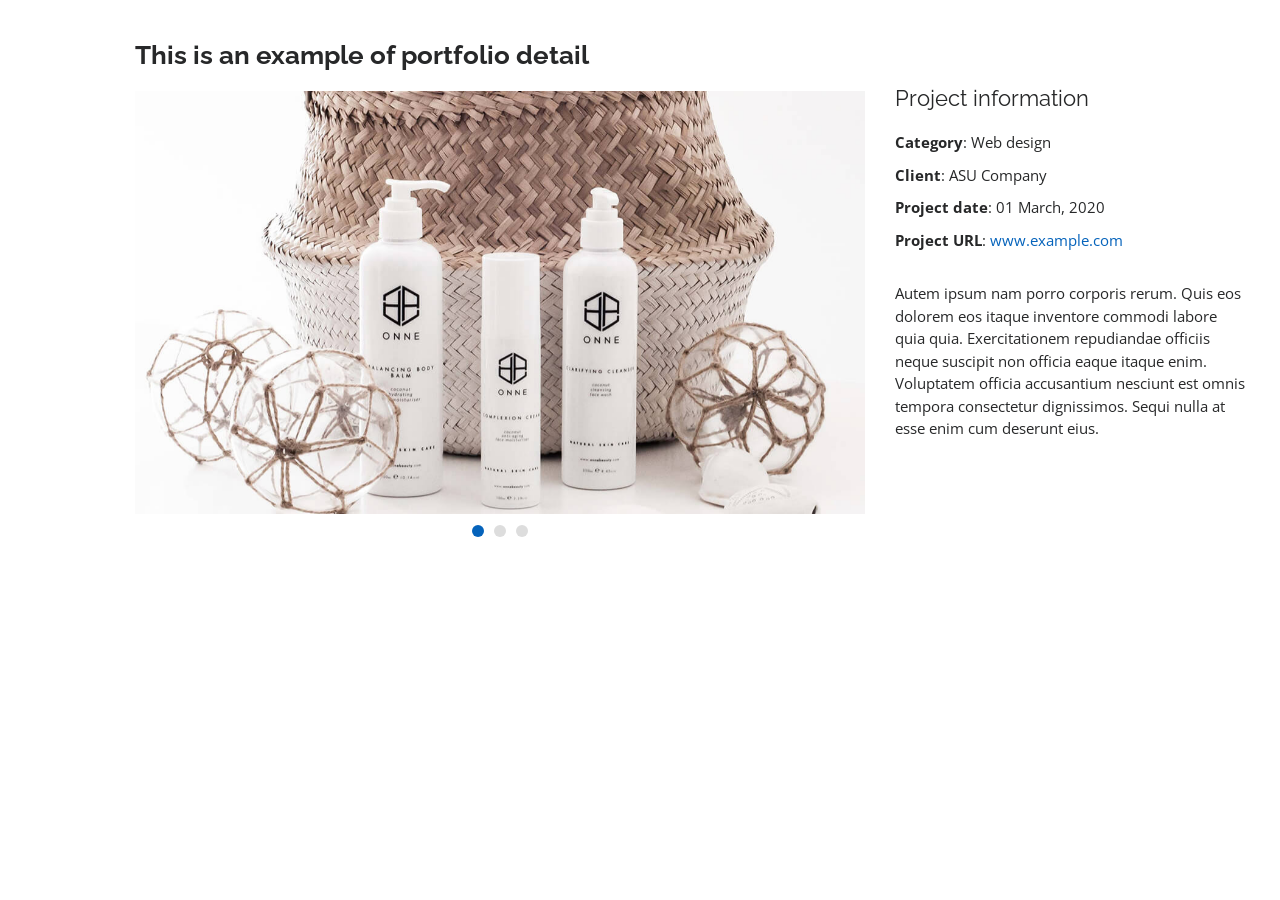
<file: portfolio-details.html>
<!DOCTYPE html>
<html lang="en">

<head>
  <meta charset="utf-8">
  <meta content="width=device-width, initial-scale=1.0" name="viewport">

  <title>Portfolio Details - Personal Bootstrap Template</title>
  <meta content="" name="descriptison">
  <meta content="" name="keywords">

  <!-- Favicons -->
  <link href="assets/img/favicon.png" rel="icon">
  <link href="assets/img/apple-touch-icon.png" rel="apple-touch-icon">

  <!-- Google Fonts -->
  <link href="https://fonts.googleapis.com/css?family=Open+Sans:300,300i,400,400i,600,600i,700,700i|Raleway:300,300i,400,400i,500,500i,600,600i,700,700i|Poppins:300,300i,400,400i,500,500i,600,600i,700,700i" rel="stylesheet">

  <!-- Vendor CSS Files -->
  <link href="assets/vendor/bootstrap/css/bootstrap.min.css" rel="stylesheet">
  <link href="assets/vendor/icofont/icofont.min.css" rel="stylesheet">
  <link href="assets/vendor/boxicons/css/boxicons.min.css" rel="stylesheet">
  <link href="assets/vendor/venobox/venobox.css" rel="stylesheet">
  <link href="assets/vendor/owl.carousel/assets/owl.carousel.min.css" rel="stylesheet">
  <link href="assets/vendor/aos/aos.css" rel="stylesheet">

  <!-- Template Main CSS File -->
  <link href="assets/css/style.css" rel="stylesheet">

  <!-- =======================================================
  * Template Name: MyResume - v2.1.0
  * Template URL: https://bootstrapmade.com/free-html-bootstrap-template-my-resume/
  * Author: BootstrapMade.com
  * License: https://bootstrapmade.com/license/
  ======================================================== -->
</head>

<body>

  <main id="main">

    <!-- ======= Portfolio Details ======= -->
    <section id="portfolio-details" class="portfolio-details">
      <div class="container" data-aos="fade-up">

        <div class="row">

          <div class="col-lg-8">
            <h2 class="portfolio-title">This is an example of portfolio detail</h2>
            <div class="owl-carousel portfolio-details-carousel">
              <img src="assets/img/portfolio/portfolio-details-1.jpg" class="img-fluid" alt="">
              <img src="assets/img/portfolio/portfolio-details-2.jpg" class="img-fluid" alt="">
              <img src="assets/img/portfolio/portfolio-details-3.jpg" class="img-fluid" alt="">
            </div>
          </div>

          <div class="col-lg-4 portfolio-info">
            <h3>Project information</h3>
            <ul>
              <li><strong>Category</strong>: Web design</li>
              <li><strong>Client</strong>: ASU Company</li>
              <li><strong>Project date</strong>: 01 March, 2020</li>
              <li><strong>Project URL</strong>: <a href="#">www.example.com</a></li>
            </ul>

            <p>
              Autem ipsum nam porro corporis rerum. Quis eos dolorem eos itaque inventore commodi labore quia quia. Exercitationem repudiandae officiis neque suscipit non officia eaque itaque enim. Voluptatem officia accusantium nesciunt est omnis tempora consectetur dignissimos. Sequi nulla at esse enim cum deserunt eius.
            </p>
          </div>

        </div>

      </div>
    </section><!-- End Portfolio Details -->

  </main><!-- End #main -->

  <a href="#" class="back-to-top"><i class="bx bx-up-arrow-alt"></i></a>
  <div id="preloader"></div>

  <!-- Vendor JS Files -->
  <script src="assets/vendor/jquery/jquery.min.js"></script>
  <script src="assets/vendor/bootstrap/js/bootstrap.bundle.min.js"></script>
  <script src="assets/vendor/jquery.easing/jquery.easing.min.js"></script>
  <script src="assets/vendor/php-email-form/validate.js"></script>
  <script src="assets/vendor/waypoints/jquery.waypoints.min.js"></script>
  <script src="assets/vendor/counterup/counterup.min.js"></script>
  <script src="assets/vendor/isotope-layout/isotope.pkgd.min.js"></script>
  <script src="assets/vendor/venobox/venobox.min.js"></script>
  <script src="assets/vendor/owl.carousel/owl.carousel.min.js"></script>
  <script src="assets/vendor/typed.js/typed.min.js"></script>
  <script src="assets/vendor/aos/aos.js"></script>

  <!-- Template Main JS File -->
  <script src="assets/js/main.js"></script>

</body>

</html>
</file>
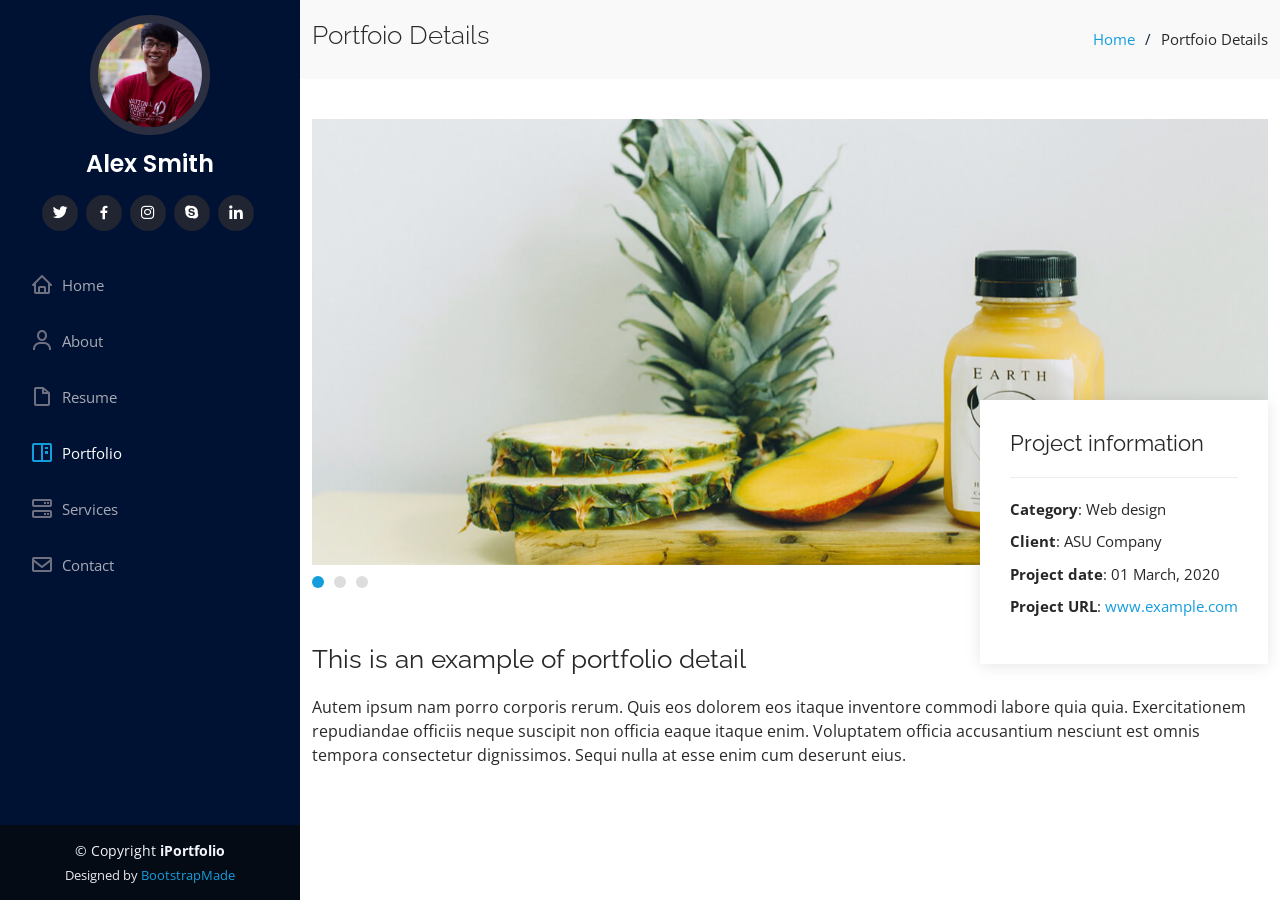
<file: iPortfolio/portfolio-details.html>
<!DOCTYPE html>
<html lang="en">

<head>
  <meta charset="utf-8">
  <meta content="width=device-width, initial-scale=1.0" name="viewport">

  <title>Portfolio Details - iPortfolio Bootstrap Template</title>
  <meta content="" name="description">
  <meta content="" name="keywords">

  <!-- Favicons -->
  <link href="assets/img/favicon.png" rel="icon">
  <link href="assets/img/apple-touch-icon.png" rel="apple-touch-icon">

  <!-- Google Fonts -->
  <link href="https://fonts.googleapis.com/css?family=Open+Sans:300,300i,400,400i,600,600i,700,700i|Raleway:300,300i,400,400i,500,500i,600,600i,700,700i|Poppins:300,300i,400,400i,500,500i,600,600i,700,700i" rel="stylesheet">

  <!-- Vendor CSS Files -->
  <link href="assets/vendor/bootstrap/css/bootstrap.min.css" rel="stylesheet">
  <link href="assets/vendor/icofont/icofont.min.css" rel="stylesheet">
  <link href="assets/vendor/boxicons/css/boxicons.min.css" rel="stylesheet">
  <link href="assets/vendor/venobox/venobox.css" rel="stylesheet">
  <link href="assets/vendor/owl.carousel/assets/owl.carousel.min.css" rel="stylesheet">
  <link href="assets/vendor/aos/aos.css" rel="stylesheet">

  <!-- Template Main CSS File -->
  <link href="assets/css/style.css" rel="stylesheet">

  <!-- =======================================================
  * Template Name: iPortfolio - v2.0.1
  * Template URL: https://bootstrapmade.com/iportfolio-bootstrap-portfolio-websites-template/
  * Author: BootstrapMade.com
  * License: https://bootstrapmade.com/license/
  ======================================================== -->
</head>

<body>

  <!-- ======= Mobile nav toggle button ======= -->
  <button type="button" class="mobile-nav-toggle d-xl-none"><i class="icofont-navigation-menu"></i></button>

  <!-- ======= Header ======= -->
  <header id="header">
    <div class="d-flex flex-column">

      <div class="profile">
        <img src="assets/img/profile-img.jpg" alt="" class="img-fluid rounded-circle">
        <h1 class="text-light"><a href="index.html">Alex Smith</a></h1>
        <div class="social-links mt-3 text-center">
          <a href="#" class="twitter"><i class="bx bxl-twitter"></i></a>
          <a href="#" class="facebook"><i class="bx bxl-facebook"></i></a>
          <a href="#" class="instagram"><i class="bx bxl-instagram"></i></a>
          <a href="#" class="google-plus"><i class="bx bxl-skype"></i></a>
          <a href="#" class="linkedin"><i class="bx bxl-linkedin"></i></a>
        </div>
      </div>

      <nav class="nav-menu">
        <ul>
          <li><a href="index.html"><i class="bx bx-home"></i> <span>Home</span></a></li>
          <li><a href="#about"><i class="bx bx-user"></i> <span>About</span></a></li>
          <li><a href="#resume"><i class="bx bx-file-blank"></i> <span>Resume</span></a></li>
          <li class="active"><a href="#portfolio"><i class="bx bx-book-content"></i> Portfolio</a></li>
          <li><a href="#services"><i class="bx bx-server"></i> Services</a></li>
          <li><a href="#contact"><i class="bx bx-envelope"></i> Contact</a></li>

        </ul>
      </nav><!-- .nav-menu -->
      <button type="button" class="mobile-nav-toggle d-xl-none"><i class="icofont-navigation-menu"></i></button>

    </div>
  </header><!-- End Header -->

  <main id="main">

    <!-- ======= Breadcrumbs ======= -->
    <section id="breadcrumbs" class="breadcrumbs">
      <div class="container">

        <div class="d-flex justify-content-between align-items-center">
          <h2>Portfoio Details</h2>
          <ol>
            <li><a href="index.html">Home</a></li>
            <li>Portfoio Details</li>
          </ol>
        </div>

      </div>
    </section><!-- End Breadcrumbs -->

    <!-- ======= Portfolio Details Section ======= -->
    <section id="portfolio-details" class="portfolio-details">
      <div class="container">

        <div class="portfolio-details-container">

          <div class="owl-carousel portfolio-details-carousel">
            <img src="assets/img/portfolio/portfolio-details-1.jpg" class="img-fluid" alt="">
            <img src="assets/img/portfolio/portfolio-details-2.jpg" class="img-fluid" alt="">
            <img src="assets/img/portfolio/portfolio-details-3.jpg" class="img-fluid" alt="">
          </div>

          <div class="portfolio-info">
            <h3>Project information</h3>
            <ul>
              <li><strong>Category</strong>: Web design</li>
              <li><strong>Client</strong>: ASU Company</li>
              <li><strong>Project date</strong>: 01 March, 2020</li>
              <li><strong>Project URL</strong>: <a href="#">www.example.com</a></li>
            </ul>
          </div>

        </div>

        <div class="portfolio-description">
          <h2>This is an example of portfolio detail</h2>
          <p>
            Autem ipsum nam porro corporis rerum. Quis eos dolorem eos itaque inventore commodi labore quia quia. Exercitationem repudiandae officiis neque suscipit non officia eaque itaque enim. Voluptatem officia accusantium nesciunt est omnis tempora consectetur dignissimos. Sequi nulla at esse enim cum deserunt eius.
          </p>
        </div>

      </div>
    </section><!-- End Portfolio Details Section -->

  </main><!-- End #main -->

  <!-- ======= Footer ======= -->
  <footer id="footer">
    <div class="container">
      <div class="copyright">
        &copy; Copyright <strong><span>iPortfolio</span></strong>
      </div>
      <div class="credits">
        <!-- All the links in the footer should remain intact. -->
        <!-- You can delete the links only if you purchased the pro version. -->
        <!-- Licensing information: https://bootstrapmade.com/license/ -->
        <!-- Purchase the pro version with working PHP/AJAX contact form: https://bootstrapmade.com/iportfolio-bootstrap-portfolio-websites-template/ -->
        Designed by <a href="https://bootstrapmade.com/">BootstrapMade</a>
      </div>
    </div>
  </footer><!-- End  Footer -->

  <a href="#" class="back-to-top"><i class="icofont-simple-up"></i></a>

  <!-- Vendor JS Files -->
  <script src="assets/vendor/jquery/jquery.min.js"></script>
  <script src="assets/vendor/bootstrap/js/bootstrap.bundle.min.js"></script>
  <script src="assets/vendor/jquery.easing/jquery.easing.min.js"></script>
  <script src="assets/vendor/php-email-form/validate.js"></script>
  <script src="assets/vendor/waypoints/jquery.waypoints.min.js"></script>
  <script src="assets/vendor/counterup/counterup.min.js"></script>
  <script src="assets/vendor/isotope-layout/isotope.pkgd.min.js"></script>
  <script src="assets/vendor/venobox/venobox.min.js"></script>
  <script src="assets/vendor/owl.carousel/owl.carousel.min.js"></script>
  <script src="assets/vendor/typed.js/typed.min.js"></script>
  <script src="assets/vendor/aos/aos.js"></script>

  <!-- Template Main JS File -->
  <script src="assets/js/main.js"></script>

</body>

</html>
</file>
<file: iPortfolio/assets/vendor/venobox/venobox.css>
/* ------ venobox.css --------*/
.vbox-overlay *, .vbox-overlay *:before, .vbox-overlay *:after{
    -webkit-backface-visibility: hidden;
    -webkit-box-sizing:border-box;
    -moz-box-sizing:border-box;
    box-sizing:border-box;
}
.vbox-overlay * { 
    -webkit-backface-visibility: visible;
    backface-visibility: visible;
}
.vbox-overlay{
    display: -webkit-flex;
    display: flex;
    -webkit-flex-direction: column;
    flex-direction: column;
    -webkit-justify-content: center;
    justify-content: center;
    -webkit-align-items: center;
    align-items: center;
    position: fixed;
    left: 0;
    top: 0;
    bottom: 0;
    right: 0;
    z-index: 999999;
}

/* ----- navigation ----- */
.vbox-title{
    width: 100%;
    height: 40px;
    float: left;
    text-align: center;
    line-height: 28px;
    font-size: 12px;
    padding: 6px 50px;
    overflow: hidden;
    position: fixed;
    display: none;
    left: 0;
    z-index: 89;
}
.vbox-close{
    cursor: pointer;
    position: fixed;
    top: -1px;
    right: 0;
    width: 50px;
    height: 40px;
    padding: 6px;
    display: block;
    background-position:10px center;
    overflow: hidden;
    font-size: 24px;
    line-height: 1;
    text-align: center;
    z-index: 99;
}
.vbox-left{
    cursor: pointer;
    position: fixed;
    left: 0;
    height: 40px;
    overflow: hidden;
    line-height: 28px;
    font-size: 12px;
    z-index: 99;
    display: flex;
    align-items:center;
}
.vbox-num{
    display: inline-block;
    margin: 6px 0 6px 15px;
}
/* ----- Social share ----- */
.vbox-share{
    line-height: 28px;
    font-size: 12px;
    overflow: hidden;
    position: fixed;
    left: 0;
    z-index: 98;
    display: flex;
    align-items:center;
    justify-content: center;
    width: 100%;
    text-align: center;
}
.vbox-share svg{
    max-height: 28px;
    width: 28px;
    z-index: 10;
    margin-left: 12px;
    margin-top: 6px;
    margin-bottom: 6px;
    vertical-align: middle;
}


/* ----- navigation ARROWS ----- */
.vbox-next, .vbox-prev{
    position: fixed;
    top: 50%;
    margin-top: -15px;
    overflow: hidden;
    cursor: pointer;
    display: block;
    width: 45px;
    height: 45px;
    z-index: 99;
}
.vbox-next span, .vbox-prev span{
    position: relative;
    width: 20px;
    height: 20px;
    border: 2px solid transparent;
    border-top-color: #B6B6B6;
    border-right-color: #B6B6B6;
    text-indent: -100px;
    position: absolute;
    top: 8px;
    display: block;
}
.vbox-prev{
    left: 15px;
}
.vbox-next{
    right: 15px;
}
.vbox-prev span{
    left: 10px;
    -ms-transform: rotate(-135deg);
    -webkit-transform: rotate(-135deg);
    transform: rotate(-135deg);
}
.vbox-next span{
    -ms-transform: rotate(45deg);
    -webkit-transform: rotate(45deg);
    transform: rotate(45deg);
    right: 10px;
}
/* ------- inline window ------ */
.vbox-inline{
    width: 420px;
    height: 315px;
    height: 70vh;
    padding: 10px;
    background: #fff;
    margin: 0 auto;
    overflow: auto;
    text-align: left;
}
/* ------- Video & iFrames window ------ */
.venoframe{
    max-width: 100%;
    width: 100%;
    border: none;
    width: 100%;
    height: 260px;
    height: 70vh;
}
.venoframe.vbvid{
    height: 260px;
}
@media (min-width: 768px) {
    .venoframe, .vbox-inline{
        width: 90%;
        height: 360px;
        height: 70vh;
    }
    .venoframe.vbvid{
        width: 640px;
        height: 360px;
    }
}
@media (min-width: 992px) {
    .venoframe, .vbox-inline{
        max-width: 1200px;
        width: 80%;
        height: 540px;
        height: 70vh;
    }
    .venoframe.vbvid{
        width: 960px;
        height: 540px;
    }
}
/* 
Please do NOT edit this part! 
or at least read this note: http://i.imgur.com/7C0ws9e.gif
*/
.vbox-open{
    overflow: hidden;
}
.vbox-container{
    position: absolute;
    left: 0;
    right: 0;
    top: 0;
    bottom: 0;
    overflow-x: hidden;
    overflow-y: scroll;
    overflow-scrolling: touch;
    -webkit-overflow-scrolling: touch;
    z-index: 20;
    max-height: 100%;

}

.vbox-content{
    text-align: center;
    float: left;
    width: 100%;
    position: relative;
    overflow: hidden;
    padding: 20px 4%;
}
.vbox-container img{
    max-width: 100%;
    height: auto;
}
.vbox-figlio{
    box-shadow: 0 0 12px rgba(0,0,0,0.19), 0 6px 6px rgba(0,0,0,0.23);
    max-width: 100%;
    text-align: initial;
}
img.vbox-figlio{
    -webkit-user-select: none;
-khtml-user-select: none;
-moz-user-select: none;
-o-user-select: none;
user-select: none;
}
.vbox-content.swipe-left{
    margin-left: -200px !important;
}
.vbox-content.swipe-right{
    margin-left: 200px !important;
}
.vbox-animated{
    webkit-transition: margin 300ms ease-out;
    transition: margin 300ms ease-out;
}

/* ---------- preloader ----------
 * SPINKIT 
 * http://tobiasahlin.com/spinkit/
-------------------------------- */
.sk-double-bounce,.sk-rotating-plane{width:40px;height:40px;margin:40px auto}.sk-rotating-plane{background-color:#333;-webkit-animation:sk-rotatePlane 1.2s infinite ease-in-out;animation:sk-rotatePlane 1.2s infinite ease-in-out}@-webkit-keyframes sk-rotatePlane{0%{-webkit-transform:perspective(120px) rotateX(0) rotateY(0);transform:perspective(120px) rotateX(0) rotateY(0)}50%{-webkit-transform:perspective(120px) rotateX(-180.1deg) rotateY(0);transform:perspective(120px) rotateX(-180.1deg) rotateY(0)}100%{-webkit-transform:perspective(120px) rotateX(-180deg) rotateY(-179.9deg);transform:perspective(120px) rotateX(-180deg) rotateY(-179.9deg)}}@keyframes sk-rotatePlane{0%{-webkit-transform:perspective(120px) rotateX(0) rotateY(0);transform:perspective(120px) rotateX(0) rotateY(0)}50%{-webkit-transform:perspective(120px) rotateX(-180.1deg) rotateY(0);transform:perspective(120px) rotateX(-180.1deg) rotateY(0)}100%{-webkit-transform:perspective(120px) rotateX(-180deg) rotateY(-179.9deg);transform:perspective(120px) rotateX(-180deg) rotateY(-179.9deg)}}.sk-double-bounce{position:relative}.sk-double-bounce .sk-child{width:100%;height:100%;border-radius:50%;background-color:#333;opacity:.6;position:absolute;top:0;left:0;-webkit-animation:sk-doubleBounce 2s infinite ease-in-out;animation:sk-doubleBounce 2s infinite ease-in-out}.sk-chasing-dots .sk-child,.sk-spinner-pulse,.sk-three-bounce .sk-child{background-color:#333;border-radius:100%}.sk-double-bounce .sk-double-bounce2{-webkit-animation-delay:-1s;animation-delay:-1s}@-webkit-keyframes sk-doubleBounce{0%,100%{-webkit-transform:scale(0);transform:scale(0)}50%{-webkit-transform:scale(1);transform:scale(1)}}@keyframes sk-doubleBounce{0%,100%{-webkit-transform:scale(0);transform:scale(0)}50%{-webkit-transform:scale(1);transform:scale(1)}}.sk-wave{margin:40px auto;width:50px;height:40px;text-align:center;font-size:10px}.sk-wave .sk-rect{background-color:#333;height:100%;width:6px;display:inline-block;-webkit-animation:sk-waveStretchDelay 1.2s infinite ease-in-out;animation:sk-waveStretchDelay 1.2s infinite ease-in-out}.sk-wave .sk-rect1{-webkit-animation-delay:-1.2s;animation-delay:-1.2s}.sk-wave .sk-rect2{-webkit-animation-delay:-1.1s;animation-delay:-1.1s}.sk-wave .sk-rect3{-webkit-animation-delay:-1s;animation-delay:-1s}.sk-wave .sk-rect4{-webkit-animation-delay:-.9s;animation-delay:-.9s}.sk-wave .sk-rect5{-webkit-animation-delay:-.8s;animation-delay:-.8s}@-webkit-keyframes sk-waveStretchDelay{0%,100%,40%{-webkit-transform:scaleY(.4);transform:scaleY(.4)}20%{-webkit-transform:scaleY(1);transform:scaleY(1)}}@keyframes sk-waveStretchDelay{0%,100%,40%{-webkit-transform:scaleY(.4);transform:scaleY(.4)}20%{-webkit-transform:scaleY(1);transform:scaleY(1)}}.sk-wandering-cubes{margin:40px auto;width:40px;height:40px;position:relative}.sk-wandering-cubes .sk-cube{background-color:#333;width:10px;height:10px;position:absolute;top:0;left:0;-webkit-animation:sk-wanderingCube 1.8s ease-in-out -1.8s infinite both;animation:sk-wanderingCube 1.8s ease-in-out -1.8s infinite both}.sk-chasing-dots,.sk-spinner-pulse{width:40px;height:40px;margin:40px auto}.sk-wandering-cubes .sk-cube2{-webkit-animation-delay:-.9s;animation-delay:-.9s}@-webkit-keyframes sk-wanderingCube{0%{-webkit-transform:rotate(0);transform:rotate(0)}25%{-webkit-transform:translateX(30px) rotate(-90deg) scale(.5);transform:translateX(30px) rotate(-90deg) scale(.5)}50%{-webkit-transform:translateX(30px) translateY(30px) rotate(-179deg);transform:translateX(30px) translateY(30px) rotate(-179deg)}50.1%{-webkit-transform:translateX(30px) translateY(30px) rotate(-180deg);transform:translateX(30px) translateY(30px) rotate(-180deg)}75%{-webkit-transform:translateX(0) translateY(30px) rotate(-270deg) scale(.5);transform:translateX(0) translateY(30px) rotate(-270deg) scale(.5)}100%{-webkit-transform:rotate(-360deg);transform:rotate(-360deg)}}@keyframes sk-wanderingCube{0%{-webkit-transform:rotate(0);transform:rotate(0)}25%{-webkit-transform:translateX(30px) rotate(-90deg) scale(.5);transform:translateX(30px) rotate(-90deg) scale(.5)}50%{-webkit-transform:translateX(30px) translateY(30px) rotate(-179deg);transform:translateX(30px) translateY(30px) rotate(-179deg)}50.1%{-webkit-transform:translateX(30px) translateY(30px) rotate(-180deg);transform:translateX(30px) translateY(30px) rotate(-180deg)}75%{-webkit-transform:translateX(0) translateY(30px) rotate(-270deg) scale(.5);transform:translateX(0) translateY(30px) rotate(-270deg) scale(.5)}100%{-webkit-transform:rotate(-360deg);transform:rotate(-360deg)}}.sk-spinner-pulse{-webkit-animation:sk-pulseScaleOut 1s infinite ease-in-out;animation:sk-pulseScaleOut 1s infinite ease-in-out}@-webkit-keyframes sk-pulseScaleOut{0%{-webkit-transform:scale(0);transform:scale(0)}100%{-webkit-transform:scale(1);transform:scale(1);opacity:0}}@keyframes sk-pulseScaleOut{0%{-webkit-transform:scale(0);transform:scale(0)}100%{-webkit-transform:scale(1);transform:scale(1);opacity:0}}.sk-chasing-dots{position:relative;text-align:center;-webkit-animation:sk-chasingDotsRotate 2s infinite linear;animation:sk-chasingDotsRotate 2s infinite linear}.sk-chasing-dots .sk-child{width:60%;height:60%;display:inline-block;position:absolute;top:0;-webkit-animation:sk-chasingDotsBounce 2s infinite ease-in-out;animation:sk-chasingDotsBounce 2s infinite ease-in-out}.sk-chasing-dots .sk-dot2{top:auto;bottom:0;-webkit-animation-delay:-1s;animation-delay:-1s}@-webkit-keyframes sk-chasingDotsRotate{100%{-webkit-transform:rotate(360deg);transform:rotate(360deg)}}@keyframes sk-chasingDotsRotate{100%{-webkit-transform:rotate(360deg);transform:rotate(360deg)}}@-webkit-keyframes sk-chasingDotsBounce{0%,100%{-webkit-transform:scale(0);transform:scale(0)}50%{-webkit-transform:scale(1);transform:scale(1)}}@keyframes sk-chasingDotsBounce{0%,100%{-webkit-transform:scale(0);transform:scale(0)}50%{-webkit-transform:scale(1);transform:scale(1)}}.sk-three-bounce{margin:40px auto;width:80px;text-align:center}.sk-three-bounce .sk-child{width:20px;height:20px;display:inline-block;-webkit-animation:sk-three-bounce 1.4s ease-in-out 0s infinite both;animation:sk-three-bounce 1.4s ease-in-out 0s infinite both}.sk-circle .sk-child:before,.sk-fading-circle .sk-circle:before{display:block;border-radius:100%;content:'';background-color:#333}.sk-three-bounce .sk-bounce1{-webkit-animation-delay:-.32s;animation-delay:-.32s}.sk-three-bounce .sk-bounce2{-webkit-animation-delay:-.16s;animation-delay:-.16s}@-webkit-keyframes sk-three-bounce{0%,100%,80%{-webkit-transform:scale(0);transform:scale(0)}40%{-webkit-transform:scale(1);transform:scale(1)}}@keyframes sk-three-bounce{0%,100%,80%{-webkit-transform:scale(0);transform:scale(0)}40%{-webkit-transform:scale(1);transform:scale(1)}}.sk-circle{margin:40px auto;width:40px;height:40px;position:relative}.sk-circle .sk-child{width:100%;height:100%;position:absolute;left:0;top:0}.sk-circle .sk-child:before{margin:0 auto;width:15%;height:15%;-webkit-animation:sk-circleBounceDelay 1.2s infinite ease-in-out both;animation:sk-circleBounceDelay 1.2s infinite ease-in-out both}.sk-circle .sk-circle2{-webkit-transform:rotate(30deg);-ms-transform:rotate(30deg);transform:rotate(30deg)}.sk-circle .sk-circle3{-webkit-transform:rotate(60deg);-ms-transform:rotate(60deg);transform:rotate(60deg)}.sk-circle .sk-circle4{-webkit-transform:rotate(90deg);-ms-transform:rotate(90deg);transform:rotate(90deg)}.sk-circle .sk-circle5{-webkit-transform:rotate(120deg);-ms-transform:rotate(120deg);transform:rotate(120deg)}.sk-circle .sk-circle6{-webkit-transform:rotate(150deg);-ms-transform:rotate(150deg);transform:rotate(150deg)}.sk-circle .sk-circle7{-webkit-transform:rotate(180deg);-ms-transform:rotate(180deg);transform:rotate(180deg)}.sk-circle .sk-circle8{-webkit-transform:rotate(210deg);-ms-transform:rotate(210deg);transform:rotate(210deg)}.sk-circle .sk-circle9{-webkit-transform:rotate(240deg);-ms-transform:rotate(240deg);transform:rotate(240deg)}.sk-circle .sk-circle10{-webkit-transform:rotate(270deg);-ms-transform:rotate(270deg);transform:rotate(270deg)}.sk-circle .sk-circle11{-webkit-transform:rotate(300deg);-ms-transform:rotate(300deg);transform:rotate(300deg)}.sk-circle .sk-circle12{-webkit-transform:rotate(330deg);-ms-transform:rotate(330deg);transform:rotate(330deg)}.sk-circle .sk-circle2:before{-webkit-animation-delay:-1.1s;animation-delay:-1.1s}.sk-circle .sk-circle3:before{-webkit-animation-delay:-1s;animation-delay:-1s}.sk-circle .sk-circle4:before{-webkit-animation-delay:-.9s;animation-delay:-.9s}.sk-circle .sk-circle5:before{-webkit-animation-delay:-.8s;animation-delay:-.8s}.sk-circle .sk-circle6:before{-webkit-animation-delay:-.7s;animation-delay:-.7s}.sk-circle .sk-circle7:before{-webkit-animation-delay:-.6s;animation-delay:-.6s}.sk-circle .sk-circle8:before{-webkit-animation-delay:-.5s;animation-delay:-.5s}.sk-circle .sk-circle9:before{-webkit-animation-delay:-.4s;animation-delay:-.4s}.sk-circle .sk-circle10:before{-webkit-animation-delay:-.3s;animation-delay:-.3s}.sk-circle .sk-circle11:before{-webkit-animation-delay:-.2s;animation-delay:-.2s}.sk-circle .sk-circle12:before{-webkit-animation-delay:-.1s;animation-delay:-.1s}@-webkit-keyframes sk-circleBounceDelay{0%,100%,80%{-webkit-transform:scale(0);transform:scale(0)}40%{-webkit-transform:scale(1);transform:scale(1)}}@keyframes sk-circleBounceDelay{0%,100%,80%{-webkit-transform:scale(0);transform:scale(0)}40%{-webkit-transform:scale(1);transform:scale(1)}}.sk-cube-grid{width:40px;height:40px;margin:40px auto}.sk-cube-grid .sk-cube{width:33.33%;height:33.33%;background-color:#333;float:left;-webkit-animation:sk-cubeGridScaleDelay 1.3s infinite ease-in-out;animation:sk-cubeGridScaleDelay 1.3s infinite ease-in-out}.sk-cube-grid .sk-cube1{-webkit-animation-delay:.2s;animation-delay:.2s}.sk-cube-grid .sk-cube2{-webkit-animation-delay:.3s;animation-delay:.3s}.sk-cube-grid .sk-cube3{-webkit-animation-delay:.4s;animation-delay:.4s}.sk-cube-grid .sk-cube4{-webkit-animation-delay:.1s;animation-delay:.1s}.sk-cube-grid .sk-cube5{-webkit-animation-delay:.2s;animation-delay:.2s}.sk-cube-grid .sk-cube6{-webkit-animation-delay:.3s;animation-delay:.3s}.sk-cube-grid .sk-cube7{-webkit-animation-delay:0ms;animation-delay:0ms}.sk-cube-grid .sk-cube8{-webkit-animation-delay:.1s;animation-delay:.1s}.sk-cube-grid .sk-cube9{-webkit-animation-delay:.2s;animation-delay:.2s}@-webkit-keyframes sk-cubeGridScaleDelay{0%,100%,70%{-webkit-transform:scale3D(1,1,1);transform:scale3D(1,1,1)}35%{-webkit-transform:scale3D(0,0,1);transform:scale3D(0,0,1)}}@keyframes sk-cubeGridScaleDelay{0%,100%,70%{-webkit-transform:scale3D(1,1,1);transform:scale3D(1,1,1)}35%{-webkit-transform:scale3D(0,0,1);transform:scale3D(0,0,1)}}.sk-fading-circle{margin:40px auto;width:40px;height:40px;position:relative}.sk-fading-circle .sk-circle{width:100%;height:100%;position:absolute;left:0;top:0}.sk-fading-circle .sk-circle:before{margin:0 auto;width:15%;height:15%;-webkit-animation:sk-circleFadeDelay 1.2s infinite ease-in-out both;animation:sk-circleFadeDelay 1.2s infinite ease-in-out both}.sk-fading-circle .sk-circle2{-webkit-transform:rotate(30deg);-ms-transform:rotate(30deg);transform:rotate(30deg)}.sk-fading-circle .sk-circle3{-webkit-transform:rotate(60deg);-ms-transform:rotate(60deg);transform:rotate(60deg)}.sk-fading-circle .sk-circle4{-webkit-transform:rotate(90deg);-ms-transform:rotate(90deg);transform:rotate(90deg)}.sk-fading-circle .sk-circle5{-webkit-transform:rotate(120deg);-ms-transform:rotate(120deg);transform:rotate(120deg)}.sk-fading-circle .sk-circle6{-webkit-transform:rotate(150deg);-ms-transform:rotate(150deg);transform:rotate(150deg)}.sk-fading-circle .sk-circle7{-webkit-transform:rotate(180deg);-ms-transform:rotate(180deg);transform:rotate(180deg)}.sk-fading-circle .sk-circle8{-webkit-transform:rotate(210deg);-ms-transform:rotate(210deg);transform:rotate(210deg)}.sk-fading-circle .sk-circle9{-webkit-transform:rotate(240deg);-ms-transform:rotate(240deg);transform:rotate(240deg)}.sk-fading-circle .sk-circle10{-webkit-transform:rotate(270deg);-ms-transform:rotate(270deg);transform:rotate(270deg)}.sk-fading-circle .sk-circle11{-webkit-transform:rotate(300deg);-ms-transform:rotate(300deg);transform:rotate(300deg)}.sk-fading-circle .sk-circle12{-webkit-transform:rotate(330deg);-ms-transform:rotate(330deg);transform:rotate(330deg)}.sk-fading-circle .sk-circle2:before{-webkit-animation-delay:-1.1s;animation-delay:-1.1s}.sk-fading-circle .sk-circle3:before{-webkit-animation-delay:-1s;animation-delay:-1s}.sk-fading-circle .sk-circle4:before{-webkit-animation-delay:-.9s;animation-delay:-.9s}.sk-fading-circle .sk-circle5:before{-webkit-animation-delay:-.8s;animation-delay:-.8s}.sk-fading-circle .sk-circle6:before{-webkit-animation-delay:-.7s;animation-delay:-.7s}.sk-fading-circle .sk-circle7:before{-webkit-animation-delay:-.6s;animation-delay:-.6s}.sk-fading-circle .sk-circle8:before{-webkit-animation-delay:-.5s;animation-delay:-.5s}.sk-fading-circle .sk-circle9:before{-webkit-animation-delay:-.4s;animation-delay:-.4s}.sk-fading-circle .sk-circle10:before{-webkit-animation-delay:-.3s;animation-delay:-.3s}.sk-fading-circle .sk-circle11:before{-webkit-animation-delay:-.2s;animation-delay:-.2s}.sk-fading-circle .sk-circle12:before{-webkit-animation-delay:-.1s;animation-delay:-.1s}@-webkit-keyframes sk-circleFadeDelay{0%,100%,39%{opacity:0}40%{opacity:1}}@keyframes sk-circleFadeDelay{0%,100%,39%{opacity:0}40%{opacity:1}}.sk-folding-cube{margin:40px auto;width:40px;height:40px;position:relative;-webkit-transform:rotateZ(45deg);transform:rotateZ(45deg)}.sk-folding-cube .sk-cube{float:left;width:50%;height:50%;position:relative;-webkit-transform:scale(1.1);-ms-transform:scale(1.1);transform:scale(1.1)}.sk-folding-cube .sk-cube:before{content:'';position:absolute;top:0;left:0;width:100%;height:100%;background-color:#333;-webkit-animation:sk-foldCubeAngle 2.4s infinite linear both;animation:sk-foldCubeAngle 2.4s infinite linear both;-webkit-transform-origin:100% 100%;-ms-transform-origin:100% 100%;transform-origin:100% 100%}.sk-folding-cube .sk-cube2{-webkit-transform:scale(1.1) rotateZ(90deg);transform:scale(1.1) rotateZ(90deg)}.sk-folding-cube .sk-cube3{-webkit-transform:scale(1.1) rotateZ(180deg);transform:scale(1.1) rotateZ(180deg)}.sk-folding-cube .sk-cube4{-webkit-transform:scale(1.1) rotateZ(270deg);transform:scale(1.1) rotateZ(270deg)}.sk-folding-cube .sk-cube2:before{-webkit-animation-delay:.3s;animation-delay:.3s}.sk-folding-cube .sk-cube3:before{-webkit-animation-delay:.6s;animation-delay:.6s}.sk-folding-cube .sk-cube4:before{-webkit-animation-delay:.9s;animation-delay:.9s}@-webkit-keyframes sk-foldCubeAngle{0%,10%{-webkit-transform:perspective(140px) rotateX(-180deg);transform:perspective(140px) rotateX(-180deg);opacity:0}25%,75%{-webkit-transform:perspective(140px) rotateX(0);transform:perspective(140px) rotateX(0);opacity:1}100%,90%{-webkit-transform:perspective(140px) rotateY(180deg);transform:perspective(140px) rotateY(180deg);opacity:0}}@keyframes sk-foldCubeAngle{0%,10%{-webkit-transform:perspective(140px) rotateX(-180deg);transform:perspective(140px) rotateX(-180deg);opacity:0}25%,75%{-webkit-transform:perspective(140px) rotateX(0);transform:perspective(140px) rotateX(0);opacity:1}100%,90%{-webkit-transform:perspective(140px) rotateY(180deg);transform:perspective(140px) rotateY(180deg);opacity:0}}
</file>
<file: assets/vendor/venobox/venobox.css>
/* ------ venobox.css --------*/
.vbox-overlay *, .vbox-overlay *:before, .vbox-overlay *:after{
    -webkit-backface-visibility: hidden;
    -webkit-box-sizing:border-box;
    -moz-box-sizing:border-box;
    box-sizing:border-box;
}
.vbox-overlay * { 
    -webkit-backface-visibility: visible;
    backface-visibility: visible;
}
.vbox-overlay{
    display: -webkit-flex;
    display: flex;
    -webkit-flex-direction: column;
    flex-direction: column;
    -webkit-justify-content: center;
    justify-content: center;
    -webkit-align-items: center;
    align-items: center;
    position: fixed;
    left: 0;
    top: 0;
    bottom: 0;
    right: 0;
    z-index: 999999;
}

/* ----- navigation ----- */
.vbox-title{
    width: 100%;
    height: 40px;
    float: left;
    text-align: center;
    line-height: 28px;
    font-size: 12px;
    padding: 6px 50px;
    overflow: hidden;
    position: fixed;
    display: none;
    left: 0;
    z-index: 89;
}
.vbox-close{
    cursor: pointer;
    position: fixed;
    top: -1px;
    right: 0;
    width: 50px;
    height: 40px;
    padding: 6px;
    display: block;
    background-position:10px center;
    overflow: hidden;
    font-size: 24px;
    line-height: 1;
    text-align: center;
    z-index: 99;
}
.vbox-left{
    cursor: pointer;
    position: fixed;
    left: 0;
    height: 40px;
    overflow: hidden;
    line-height: 28px;
    font-size: 12px;
    z-index: 99;
    display: flex;
    align-items:center;
}
.vbox-num{
    display: inline-block;
    margin: 6px 0 6px 15px;
}
/* ----- Social share ----- */
.vbox-share{
    line-height: 28px;
    font-size: 12px;
    overflow: hidden;
    position: fixed;
    left: 0;
    z-index: 98;
    display: flex;
    align-items:center;
    justify-content: center;
    width: 100%;
    text-align: center;
}
.vbox-share svg{
    max-height: 28px;
    width: 28px;
    z-index: 10;
    margin-left: 12px;
    margin-top: 6px;
    margin-bottom: 6px;
    vertical-align: middle;
}


/* ----- navigation ARROWS ----- */
.vbox-next, .vbox-prev{
    position: fixed;
    top: 50%;
    margin-top: -15px;
    overflow: hidden;
    cursor: pointer;
    display: block;
    width: 45px;
    height: 45px;
    z-index: 99;
}
.vbox-next span, .vbox-prev span{
    position: relative;
    width: 20px;
    height: 20px;
    border: 2px solid transparent;
    border-top-color: #B6B6B6;
    border-right-color: #B6B6B6;
    text-indent: -100px;
    position: absolute;
    top: 8px;
    display: block;
}
.vbox-prev{
    left: 15px;
}
.vbox-next{
    right: 15px;
}
.vbox-prev span{
    left: 10px;
    -ms-transform: rotate(-135deg);
    -webkit-transform: rotate(-135deg);
    transform: rotate(-135deg);
}
.vbox-next span{
    -ms-transform: rotate(45deg);
    -webkit-transform: rotate(45deg);
    transform: rotate(45deg);
    right: 10px;
}
/* ------- inline window ------ */
.vbox-inline{
    width: 420px;
    height: 315px;
    height: 70vh;
    padding: 10px;
    background: #fff;
    margin: 0 auto;
    overflow: auto;
    text-align: left;
}
/* ------- Video & iFrames window ------ */
.venoframe{
    max-width: 100%;
    width: 100%;
    border: none;
    width: 100%;
    height: 260px;
    height: 70vh;
}
.venoframe.vbvid{
    height: 260px;
}
@media (min-width: 768px) {
    .venoframe, .vbox-inline{
        width: 90%;
        height: 360px;
        height: 70vh;
    }
    .venoframe.vbvid{
        width: 640px;
        height: 360px;
    }
}
@media (min-width: 992px) {
    .venoframe, .vbox-inline{
        max-width: 1200px;
        width: 80%;
        height: 540px;
        height: 70vh;
    }
    .venoframe.vbvid{
        width: 960px;
        height: 540px;
    }
}
/* 
Please do NOT edit this part! 
or at least read this note: http://i.imgur.com/7C0ws9e.gif
*/
.vbox-open{
    overflow: hidden;
}
.vbox-container{
    position: absolute;
    left: 0;
    right: 0;
    top: 0;
    bottom: 0;
    overflow-x: hidden;
    overflow-y: scroll;
    overflow-scrolling: touch;
    -webkit-overflow-scrolling: touch;
    z-index: 20;
    max-height: 100%;

}

.vbox-content{
    text-align: center;
    float: left;
    width: 100%;
    position: relative;
    overflow: hidden;
    padding: 20px 4%;
}
.vbox-container img{
    max-width: 100%;
    height: auto;
}
.vbox-figlio{
    box-shadow: 0 0 12px rgba(0,0,0,0.19), 0 6px 6px rgba(0,0,0,0.23);
    max-width: 100%;
    text-align: initial;
}
img.vbox-figlio{
    -webkit-user-select: none;
-khtml-user-select: none;
-moz-user-select: none;
-o-user-select: none;
user-select: none;
}
.vbox-content.swipe-left{
    margin-left: -200px !important;
}
.vbox-content.swipe-right{
    margin-left: 200px !important;
}
.vbox-animated{
    webkit-transition: margin 300ms ease-out;
    transition: margin 300ms ease-out;
}

/* ---------- preloader ----------
 * SPINKIT 
 * http://tobiasahlin.com/spinkit/
-------------------------------- */
.sk-double-bounce,.sk-rotating-plane{width:40px;height:40px;margin:40px auto}.sk-rotating-plane{background-color:#333;-webkit-animation:sk-rotatePlane 1.2s infinite ease-in-out;animation:sk-rotatePlane 1.2s infinite ease-in-out}@-webkit-keyframes sk-rotatePlane{0%{-webkit-transform:perspective(120px) rotateX(0) rotateY(0);transform:perspective(120px) rotateX(0) rotateY(0)}50%{-webkit-transform:perspective(120px) rotateX(-180.1deg) rotateY(0);transform:perspective(120px) rotateX(-180.1deg) rotateY(0)}100%{-webkit-transform:perspective(120px) rotateX(-180deg) rotateY(-179.9deg);transform:perspective(120px) rotateX(-180deg) rotateY(-179.9deg)}}@keyframes sk-rotatePlane{0%{-webkit-transform:perspective(120px) rotateX(0) rotateY(0);transform:perspective(120px) rotateX(0) rotateY(0)}50%{-webkit-transform:perspective(120px) rotateX(-180.1deg) rotateY(0);transform:perspective(120px) rotateX(-180.1deg) rotateY(0)}100%{-webkit-transform:perspective(120px) rotateX(-180deg) rotateY(-179.9deg);transform:perspective(120px) rotateX(-180deg) rotateY(-179.9deg)}}.sk-double-bounce{position:relative}.sk-double-bounce .sk-child{width:100%;height:100%;border-radius:50%;background-color:#333;opacity:.6;position:absolute;top:0;left:0;-webkit-animation:sk-doubleBounce 2s infinite ease-in-out;animation:sk-doubleBounce 2s infinite ease-in-out}.sk-chasing-dots .sk-child,.sk-spinner-pulse,.sk-three-bounce .sk-child{background-color:#333;border-radius:100%}.sk-double-bounce .sk-double-bounce2{-webkit-animation-delay:-1s;animation-delay:-1s}@-webkit-keyframes sk-doubleBounce{0%,100%{-webkit-transform:scale(0);transform:scale(0)}50%{-webkit-transform:scale(1);transform:scale(1)}}@keyframes sk-doubleBounce{0%,100%{-webkit-transform:scale(0);transform:scale(0)}50%{-webkit-transform:scale(1);transform:scale(1)}}.sk-wave{margin:40px auto;width:50px;height:40px;text-align:center;font-size:10px}.sk-wave .sk-rect{background-color:#333;height:100%;width:6px;display:inline-block;-webkit-animation:sk-waveStretchDelay 1.2s infinite ease-in-out;animation:sk-waveStretchDelay 1.2s infinite ease-in-out}.sk-wave .sk-rect1{-webkit-animation-delay:-1.2s;animation-delay:-1.2s}.sk-wave .sk-rect2{-webkit-animation-delay:-1.1s;animation-delay:-1.1s}.sk-wave .sk-rect3{-webkit-animation-delay:-1s;animation-delay:-1s}.sk-wave .sk-rect4{-webkit-animation-delay:-.9s;animation-delay:-.9s}.sk-wave .sk-rect5{-webkit-animation-delay:-.8s;animation-delay:-.8s}@-webkit-keyframes sk-waveStretchDelay{0%,100%,40%{-webkit-transform:scaleY(.4);transform:scaleY(.4)}20%{-webkit-transform:scaleY(1);transform:scaleY(1)}}@keyframes sk-waveStretchDelay{0%,100%,40%{-webkit-transform:scaleY(.4);transform:scaleY(.4)}20%{-webkit-transform:scaleY(1);transform:scaleY(1)}}.sk-wandering-cubes{margin:40px auto;width:40px;height:40px;position:relative}.sk-wandering-cubes .sk-cube{background-color:#333;width:10px;height:10px;position:absolute;top:0;left:0;-webkit-animation:sk-wanderingCube 1.8s ease-in-out -1.8s infinite both;animation:sk-wanderingCube 1.8s ease-in-out -1.8s infinite both}.sk-chasing-dots,.sk-spinner-pulse{width:40px;height:40px;margin:40px auto}.sk-wandering-cubes .sk-cube2{-webkit-animation-delay:-.9s;animation-delay:-.9s}@-webkit-keyframes sk-wanderingCube{0%{-webkit-transform:rotate(0);transform:rotate(0)}25%{-webkit-transform:translateX(30px) rotate(-90deg) scale(.5);transform:translateX(30px) rotate(-90deg) scale(.5)}50%{-webkit-transform:translateX(30px) translateY(30px) rotate(-179deg);transform:translateX(30px) translateY(30px) rotate(-179deg)}50.1%{-webkit-transform:translateX(30px) translateY(30px) rotate(-180deg);transform:translateX(30px) translateY(30px) rotate(-180deg)}75%{-webkit-transform:translateX(0) translateY(30px) rotate(-270deg) scale(.5);transform:translateX(0) translateY(30px) rotate(-270deg) scale(.5)}100%{-webkit-transform:rotate(-360deg);transform:rotate(-360deg)}}@keyframes sk-wanderingCube{0%{-webkit-transform:rotate(0);transform:rotate(0)}25%{-webkit-transform:translateX(30px) rotate(-90deg) scale(.5);transform:translateX(30px) rotate(-90deg) scale(.5)}50%{-webkit-transform:translateX(30px) translateY(30px) rotate(-179deg);transform:translateX(30px) translateY(30px) rotate(-179deg)}50.1%{-webkit-transform:translateX(30px) translateY(30px) rotate(-180deg);transform:translateX(30px) translateY(30px) rotate(-180deg)}75%{-webkit-transform:translateX(0) translateY(30px) rotate(-270deg) scale(.5);transform:translateX(0) translateY(30px) rotate(-270deg) scale(.5)}100%{-webkit-transform:rotate(-360deg);transform:rotate(-360deg)}}.sk-spinner-pulse{-webkit-animation:sk-pulseScaleOut 1s infinite ease-in-out;animation:sk-pulseScaleOut 1s infinite ease-in-out}@-webkit-keyframes sk-pulseScaleOut{0%{-webkit-transform:scale(0);transform:scale(0)}100%{-webkit-transform:scale(1);transform:scale(1);opacity:0}}@keyframes sk-pulseScaleOut{0%{-webkit-transform:scale(0);transform:scale(0)}100%{-webkit-transform:scale(1);transform:scale(1);opacity:0}}.sk-chasing-dots{position:relative;text-align:center;-webkit-animation:sk-chasingDotsRotate 2s infinite linear;animation:sk-chasingDotsRotate 2s infinite linear}.sk-chasing-dots .sk-child{width:60%;height:60%;display:inline-block;position:absolute;top:0;-webkit-animation:sk-chasingDotsBounce 2s infinite ease-in-out;animation:sk-chasingDotsBounce 2s infinite ease-in-out}.sk-chasing-dots .sk-dot2{top:auto;bottom:0;-webkit-animation-delay:-1s;animation-delay:-1s}@-webkit-keyframes sk-chasingDotsRotate{100%{-webkit-transform:rotate(360deg);transform:rotate(360deg)}}@keyframes sk-chasingDotsRotate{100%{-webkit-transform:rotate(360deg);transform:rotate(360deg)}}@-webkit-keyframes sk-chasingDotsBounce{0%,100%{-webkit-transform:scale(0);transform:scale(0)}50%{-webkit-transform:scale(1);transform:scale(1)}}@keyframes sk-chasingDotsBounce{0%,100%{-webkit-transform:scale(0);transform:scale(0)}50%{-webkit-transform:scale(1);transform:scale(1)}}.sk-three-bounce{margin:40px auto;width:80px;text-align:center}.sk-three-bounce .sk-child{width:20px;height:20px;display:inline-block;-webkit-animation:sk-three-bounce 1.4s ease-in-out 0s infinite both;animation:sk-three-bounce 1.4s ease-in-out 0s infinite both}.sk-circle .sk-child:before,.sk-fading-circle .sk-circle:before{display:block;border-radius:100%;content:'';background-color:#333}.sk-three-bounce .sk-bounce1{-webkit-animation-delay:-.32s;animation-delay:-.32s}.sk-three-bounce .sk-bounce2{-webkit-animation-delay:-.16s;animation-delay:-.16s}@-webkit-keyframes sk-three-bounce{0%,100%,80%{-webkit-transform:scale(0);transform:scale(0)}40%{-webkit-transform:scale(1);transform:scale(1)}}@keyframes sk-three-bounce{0%,100%,80%{-webkit-transform:scale(0);transform:scale(0)}40%{-webkit-transform:scale(1);transform:scale(1)}}.sk-circle{margin:40px auto;width:40px;height:40px;position:relative}.sk-circle .sk-child{width:100%;height:100%;position:absolute;left:0;top:0}.sk-circle .sk-child:before{margin:0 auto;width:15%;height:15%;-webkit-animation:sk-circleBounceDelay 1.2s infinite ease-in-out both;animation:sk-circleBounceDelay 1.2s infinite ease-in-out both}.sk-circle .sk-circle2{-webkit-transform:rotate(30deg);-ms-transform:rotate(30deg);transform:rotate(30deg)}.sk-circle .sk-circle3{-webkit-transform:rotate(60deg);-ms-transform:rotate(60deg);transform:rotate(60deg)}.sk-circle .sk-circle4{-webkit-transform:rotate(90deg);-ms-transform:rotate(90deg);transform:rotate(90deg)}.sk-circle .sk-circle5{-webkit-transform:rotate(120deg);-ms-transform:rotate(120deg);transform:rotate(120deg)}.sk-circle .sk-circle6{-webkit-transform:rotate(150deg);-ms-transform:rotate(150deg);transform:rotate(150deg)}.sk-circle .sk-circle7{-webkit-transform:rotate(180deg);-ms-transform:rotate(180deg);transform:rotate(180deg)}.sk-circle .sk-circle8{-webkit-transform:rotate(210deg);-ms-transform:rotate(210deg);transform:rotate(210deg)}.sk-circle .sk-circle9{-webkit-transform:rotate(240deg);-ms-transform:rotate(240deg);transform:rotate(240deg)}.sk-circle .sk-circle10{-webkit-transform:rotate(270deg);-ms-transform:rotate(270deg);transform:rotate(270deg)}.sk-circle .sk-circle11{-webkit-transform:rotate(300deg);-ms-transform:rotate(300deg);transform:rotate(300deg)}.sk-circle .sk-circle12{-webkit-transform:rotate(330deg);-ms-transform:rotate(330deg);transform:rotate(330deg)}.sk-circle .sk-circle2:before{-webkit-animation-delay:-1.1s;animation-delay:-1.1s}.sk-circle .sk-circle3:before{-webkit-animation-delay:-1s;animation-delay:-1s}.sk-circle .sk-circle4:before{-webkit-animation-delay:-.9s;animation-delay:-.9s}.sk-circle .sk-circle5:before{-webkit-animation-delay:-.8s;animation-delay:-.8s}.sk-circle .sk-circle6:before{-webkit-animation-delay:-.7s;animation-delay:-.7s}.sk-circle .sk-circle7:before{-webkit-animation-delay:-.6s;animation-delay:-.6s}.sk-circle .sk-circle8:before{-webkit-animation-delay:-.5s;animation-delay:-.5s}.sk-circle .sk-circle9:before{-webkit-animation-delay:-.4s;animation-delay:-.4s}.sk-circle .sk-circle10:before{-webkit-animation-delay:-.3s;animation-delay:-.3s}.sk-circle .sk-circle11:before{-webkit-animation-delay:-.2s;animation-delay:-.2s}.sk-circle .sk-circle12:before{-webkit-animation-delay:-.1s;animation-delay:-.1s}@-webkit-keyframes sk-circleBounceDelay{0%,100%,80%{-webkit-transform:scale(0);transform:scale(0)}40%{-webkit-transform:scale(1);transform:scale(1)}}@keyframes sk-circleBounceDelay{0%,100%,80%{-webkit-transform:scale(0);transform:scale(0)}40%{-webkit-transform:scale(1);transform:scale(1)}}.sk-cube-grid{width:40px;height:40px;margin:40px auto}.sk-cube-grid .sk-cube{width:33.33%;height:33.33%;background-color:#333;float:left;-webkit-animation:sk-cubeGridScaleDelay 1.3s infinite ease-in-out;animation:sk-cubeGridScaleDelay 1.3s infinite ease-in-out}.sk-cube-grid .sk-cube1{-webkit-animation-delay:.2s;animation-delay:.2s}.sk-cube-grid .sk-cube2{-webkit-animation-delay:.3s;animation-delay:.3s}.sk-cube-grid .sk-cube3{-webkit-animation-delay:.4s;animation-delay:.4s}.sk-cube-grid .sk-cube4{-webkit-animation-delay:.1s;animation-delay:.1s}.sk-cube-grid .sk-cube5{-webkit-animation-delay:.2s;animation-delay:.2s}.sk-cube-grid .sk-cube6{-webkit-animation-delay:.3s;animation-delay:.3s}.sk-cube-grid .sk-cube7{-webkit-animation-delay:0ms;animation-delay:0ms}.sk-cube-grid .sk-cube8{-webkit-animation-delay:.1s;animation-delay:.1s}.sk-cube-grid .sk-cube9{-webkit-animation-delay:.2s;animation-delay:.2s}@-webkit-keyframes sk-cubeGridScaleDelay{0%,100%,70%{-webkit-transform:scale3D(1,1,1);transform:scale3D(1,1,1)}35%{-webkit-transform:scale3D(0,0,1);transform:scale3D(0,0,1)}}@keyframes sk-cubeGridScaleDelay{0%,100%,70%{-webkit-transform:scale3D(1,1,1);transform:scale3D(1,1,1)}35%{-webkit-transform:scale3D(0,0,1);transform:scale3D(0,0,1)}}.sk-fading-circle{margin:40px auto;width:40px;height:40px;position:relative}.sk-fading-circle .sk-circle{width:100%;height:100%;position:absolute;left:0;top:0}.sk-fading-circle .sk-circle:before{margin:0 auto;width:15%;height:15%;-webkit-animation:sk-circleFadeDelay 1.2s infinite ease-in-out both;animation:sk-circleFadeDelay 1.2s infinite ease-in-out both}.sk-fading-circle .sk-circle2{-webkit-transform:rotate(30deg);-ms-transform:rotate(30deg);transform:rotate(30deg)}.sk-fading-circle .sk-circle3{-webkit-transform:rotate(60deg);-ms-transform:rotate(60deg);transform:rotate(60deg)}.sk-fading-circle .sk-circle4{-webkit-transform:rotate(90deg);-ms-transform:rotate(90deg);transform:rotate(90deg)}.sk-fading-circle .sk-circle5{-webkit-transform:rotate(120deg);-ms-transform:rotate(120deg);transform:rotate(120deg)}.sk-fading-circle .sk-circle6{-webkit-transform:rotate(150deg);-ms-transform:rotate(150deg);transform:rotate(150deg)}.sk-fading-circle .sk-circle7{-webkit-transform:rotate(180deg);-ms-transform:rotate(180deg);transform:rotate(180deg)}.sk-fading-circle .sk-circle8{-webkit-transform:rotate(210deg);-ms-transform:rotate(210deg);transform:rotate(210deg)}.sk-fading-circle .sk-circle9{-webkit-transform:rotate(240deg);-ms-transform:rotate(240deg);transform:rotate(240deg)}.sk-fading-circle .sk-circle10{-webkit-transform:rotate(270deg);-ms-transform:rotate(270deg);transform:rotate(270deg)}.sk-fading-circle .sk-circle11{-webkit-transform:rotate(300deg);-ms-transform:rotate(300deg);transform:rotate(300deg)}.sk-fading-circle .sk-circle12{-webkit-transform:rotate(330deg);-ms-transform:rotate(330deg);transform:rotate(330deg)}.sk-fading-circle .sk-circle2:before{-webkit-animation-delay:-1.1s;animation-delay:-1.1s}.sk-fading-circle .sk-circle3:before{-webkit-animation-delay:-1s;animation-delay:-1s}.sk-fading-circle .sk-circle4:before{-webkit-animation-delay:-.9s;animation-delay:-.9s}.sk-fading-circle .sk-circle5:before{-webkit-animation-delay:-.8s;animation-delay:-.8s}.sk-fading-circle .sk-circle6:before{-webkit-animation-delay:-.7s;animation-delay:-.7s}.sk-fading-circle .sk-circle7:before{-webkit-animation-delay:-.6s;animation-delay:-.6s}.sk-fading-circle .sk-circle8:before{-webkit-animation-delay:-.5s;animation-delay:-.5s}.sk-fading-circle .sk-circle9:before{-webkit-animation-delay:-.4s;animation-delay:-.4s}.sk-fading-circle .sk-circle10:before{-webkit-animation-delay:-.3s;animation-delay:-.3s}.sk-fading-circle .sk-circle11:before{-webkit-animation-delay:-.2s;animation-delay:-.2s}.sk-fading-circle .sk-circle12:before{-webkit-animation-delay:-.1s;animation-delay:-.1s}@-webkit-keyframes sk-circleFadeDelay{0%,100%,39%{opacity:0}40%{opacity:1}}@keyframes sk-circleFadeDelay{0%,100%,39%{opacity:0}40%{opacity:1}}.sk-folding-cube{margin:40px auto;width:40px;height:40px;position:relative;-webkit-transform:rotateZ(45deg);transform:rotateZ(45deg)}.sk-folding-cube .sk-cube{float:left;width:50%;height:50%;position:relative;-webkit-transform:scale(1.1);-ms-transform:scale(1.1);transform:scale(1.1)}.sk-folding-cube .sk-cube:before{content:'';position:absolute;top:0;left:0;width:100%;height:100%;background-color:#333;-webkit-animation:sk-foldCubeAngle 2.4s infinite linear both;animation:sk-foldCubeAngle 2.4s infinite linear both;-webkit-transform-origin:100% 100%;-ms-transform-origin:100% 100%;transform-origin:100% 100%}.sk-folding-cube .sk-cube2{-webkit-transform:scale(1.1) rotateZ(90deg);transform:scale(1.1) rotateZ(90deg)}.sk-folding-cube .sk-cube3{-webkit-transform:scale(1.1) rotateZ(180deg);transform:scale(1.1) rotateZ(180deg)}.sk-folding-cube .sk-cube4{-webkit-transform:scale(1.1) rotateZ(270deg);transform:scale(1.1) rotateZ(270deg)}.sk-folding-cube .sk-cube2:before{-webkit-animation-delay:.3s;animation-delay:.3s}.sk-folding-cube .sk-cube3:before{-webkit-animation-delay:.6s;animation-delay:.6s}.sk-folding-cube .sk-cube4:before{-webkit-animation-delay:.9s;animation-delay:.9s}@-webkit-keyframes sk-foldCubeAngle{0%,10%{-webkit-transform:perspective(140px) rotateX(-180deg);transform:perspective(140px) rotateX(-180deg);opacity:0}25%,75%{-webkit-transform:perspective(140px) rotateX(0);transform:perspective(140px) rotateX(0);opacity:1}100%,90%{-webkit-transform:perspective(140px) rotateY(180deg);transform:perspective(140px) rotateY(180deg);opacity:0}}@keyframes sk-foldCubeAngle{0%,10%{-webkit-transform:perspective(140px) rotateX(-180deg);transform:perspective(140px) rotateX(-180deg);opacity:0}25%,75%{-webkit-transform:perspective(140px) rotateX(0);transform:perspective(140px) rotateX(0);opacity:1}100%,90%{-webkit-transform:perspective(140px) rotateY(180deg);transform:perspective(140px) rotateY(180deg);opacity:0}}
</file>
<file: iPortfolio/assets/css/style.css>
/**
* Template Name: iPortfolio - v2.0.1
* Template URL: https://bootstrapmade.com/iportfolio-bootstrap-portfolio-websites-template/
* Author: BootstrapMade.com
* License: https://bootstrapmade.com/license/
*/

/*--------------------------------------------------------------
# General
--------------------------------------------------------------*/
body {
  font-family: "Open Sans", sans-serif;
  color: #272829;
}

a {
  color: #149ddd;
  text-decoration: none;
}

a:hover {
  color: #37b3ed;
  text-decoration: none;
}

h1, h2, h3, h4, h5, h6 {
  font-family: "Raleway", sans-serif;
}

/*--------------------------------------------------------------
# Back to top button
--------------------------------------------------------------*/
.back-to-top {
  position: fixed;
  display: none;
  width: 40px;
  height: 40px;
  border-radius: 50px;
  right: 15px;
  bottom: 15px;
  background: #149ddd;
  color: #fff;
  transition: display 0.5s ease-in-out;
  z-index: 99999;
}

.back-to-top i {
  font-size: 24px;
  position: absolute;
  top: 7px;
  left: 8px;
}

.back-to-top:hover {
  color: #fff;
  background: #2eafec;
  transition: background 0.2s ease-in-out;
}

/*--------------------------------------------------------------
# Header
--------------------------------------------------------------*/
#header {
  position: fixed;
  top: 0;
  left: 0;
  bottom: 0;
  width: 300px;
  transition: all ease-in-out 0.5s;
  z-index: 9997;
  transition: all 0.5s;
  padding: 0 15px;
  background:#001233;
  overflow-y: auto;
}

#header .profile img {
  margin: 15px auto;
  display: block;
  width: 120px;
  border: 8px solid #2c2f3f;
}

#header .profile h1 {
  font-size: 24px;
  margin: 0;
  padding: 0;
  font-weight: 600;
  -moz-text-align-last: center;
  text-align-last: center;
  font-family: "Poppins", sans-serif;
}

#header .profile h1 a, #header .profile h1 a:hover {
  color: #fff;
  text-decoration: none;
}

#header .profile .social-links a {
  font-size: 18px;
  display: inline-block;
  background: #212431;
  color: #fff;
  line-height: 1;
  padding: 8px 0;
  margin-right: 4px;
  border-radius: 50%;
  text-align: center;
  width: 36px;
  height: 36px;
  transition: 0.3s;
}

#header .profile .social-links a:hover {
  background: #149ddd;
  color: #fff;
  text-decoration: none;
}

#main {
  margin-left: 300px;
}

@media (max-width: 1199px) {
  #header {
    left: -300px;
  }
  #main {
    margin-left: 0;
  }
}

/*--------------------------------------------------------------
# Navigation Menu
--------------------------------------------------------------*/
/* Desktop Navigation */
.nav-menu {
  padding-top: 30px;
}

.nav-menu * {
  margin: 0;
  padding: 0;
  list-style: none;
}

.nav-menu > ul > li {
  position: relative;
  white-space: nowrap;
}

.nav-menu a {
  display: flex;
  align-items: center;
  color: #a8a9b4;
  padding: 12px 15px;
  margin-bottom: 8px;
  transition: 0.3s;
  font-size: 15px;
}

.nav-menu a i {
  font-size: 24px;
  padding-right: 8px;
  color: #6f7180;
}

.nav-menu a:hover, .nav-menu .active > a, .nav-menu li:hover > a {
  text-decoration: none;
  color: #fff;
}

.nav-menu a:hover i, .nav-menu .active > a i, .nav-menu li:hover > a i {
  color: #149ddd;
}

/* Mobile Navigation */
.mobile-nav-toggle {
  position: fixed;
  right: 15px;
  top: 15px;
  z-index: 9998;
  border: 0;
  background: none;
  font-size: 24px;
  transition: all 0.4s;
  outline: none !important;
  line-height: 1;
  cursor: pointer;
  text-align: right;
}

.mobile-nav-toggle i {
  color: #149ddd;
}

.mobile-nav-active {
  overflow: hidden;
}

.mobile-nav-active #header {
  left: 0;
}

.mobile-nav-active .mobile-nav-toggle i {
  color: #fff;
}

/*--------------------------------------------------------------
# Hero Section
--------------------------------------------------------------*/
#hero {
  width: 100%;
  height: 100vh;
  background: url("../img/hero-bg.png") top center;
  background-size: cover;
  opacity: 0.7;
}

#hero:before {
  content: "";
  background: rgba(5, 13, 24, 0.3);
  position: absolute;
  bottom: 0;
  top: 0;
  left: 0;
  right: 0;
  z-index: 1;
}

#hero .hero-container {
  position: relative;
  z-index: 2;
  min-width: 300px;
}

#hero h1 {
  margin: 0 0 10px 0;
  font-size: 64px;
  font-weight: 700;
  line-height: 56px;
  color: #800000;
}

#hero p {
  color: #fff;
  margin-bottom: 50px;
  font-size: 26px;
  font-family: "Poppins", sans-serif;
}

#hero p span {
  color: #fff;
  padding-bottom: 4px;
  letter-spacing: 1px;
  border-bottom: 3px solid #149ddd;
}

@media (min-width: 1024px) {
  #hero {
    background-attachment: fixed;
  }
}

@media (max-width: 768px) {
  #hero h1 {
    font-size: 28px;
    line-height: 36px;
  }
  #hero h2 {
    font-size: 18px;
    line-height: 24px;
    margin-bottom: 30px;
  }
}

/*--------------------------------------------------------------
# Sections General
--------------------------------------------------------------*/
section {
  padding: 60px 0;
  overflow: hidden;
}

.section-bg {
  background: #f5f8fd;
}

.section-title {
  padding-bottom: 30px;
}

.section-title h2 {
  font-size: 32px;
  font-weight: bold;
  margin-bottom: 20px;
  padding-bottom: 20px;
  position: relative;
  color: #173b6c;
}

.section-title h2::after {
  content: '';
  position: absolute;
  display: block;
  width: 50px;
  height: 3px;
  background: #149ddd;
  bottom: 0;
  left: 0;
}

.section-title p {
  margin-bottom: 0;
}

/*--------------------------------------------------------------
# About
--------------------------------------------------------------*/
.about .content h3 {
  font-weight: 700;
  font-size: 26px;
  color: #173b6c;
}

.about .content ul {
  list-style: none;
  padding: 0;
}

.about .content ul li {
  padding-bottom: 10px;
}

.about .content ul i {
  font-size: 20px;
  padding-right: 2px;
  color: #149ddd;
}

.about .content p:last-child {
  margin-bottom: 0;
}

/*--------------------------------------------------------------
# Facts
--------------------------------------------------------------*/
.facts {
  padding-bottom: 30px;
}

.facts .count-box {
  padding: 30px;
  width: 100%;
}

.facts .count-box i {
  display: block;
  font-size: 44px;
  color: #149ddd;
  float: left;
}

.facts .count-box span {
  font-size: 48px;
  line-height: 40px;
  display: block;
  font-weight: 700;
  color: #050d18;
  margin-left: 60px;
}

.facts .count-box p {
  padding: 15px 0 0 0;
  margin: 0 0 0 60px;
  font-family: "Raleway", sans-serif;
  font-size: 14px;
  color: #122f57;
}

.facts .count-box a {
  font-weight: 600;
  display: block;
  margin-top: 20px;
  color: #122f57;
  font-size: 15px;
  font-family: "Poppins", sans-serif;
  transition: ease-in-out 0.3s;
}

.facts .count-box a:hover {
  color: #1f5297;
}

/*--------------------------------------------------------------
# Akills
--------------------------------------------------------------*/
.skills .progress {
  height: 60px;
  display: block;
  background: none;
  border-radius: 0;
}

.skills .progress .skill {
  padding: 0;
  margin: 0 0 6px 0;
  text-transform: uppercase;
  display: block;
  font-weight: 600;
  font-family: "Poppins", sans-serif;
  color: #050d18;
}

.skills .progress .skill .val {
  float: right;
  font-style: normal;
}

.skills .progress-bar-wrap {
  background: #dce8f8;
  height: 10px;
}

.skills .progress-bar {
  width: 1px;
  height: 10px;
  transition: .9s;
  background-color: #149ddd;
}

/*--------------------------------------------------------------
# Resume
--------------------------------------------------------------*/
.resume .resume-title {
  font-size: 26px;
  font-weight: 700;
  margin-top: 20px;
  margin-bottom: 20px;
  color: #050d18;
}

.resume .resume-item {
  padding: 0 0 20px 20px;
  margin-top: -2px;
  border-left: 2px solid #1f5297;
  position: relative;
}

.resume .resume-item h4 {
  line-height: 18px;
  font-size: 18px;
  font-weight: 600;
  text-transform: uppercase;
  font-family: "Poppins", sans-serif;
  color: #050d18;
  margin-bottom: 10px;
}

.resume .resume-item h5 {
  font-size: 16px;
  background: #e4edf9;
  padding: 5px 15px;
  display: inline-block;
  font-weight: 600;
  margin-bottom: 10px;
}

.resume .resume-item ul {
  padding-left: 20px;
}

.resume .resume-item ul li {
  padding-bottom: 10px;
}

.resume .resume-item:last-child {
  padding-bottom: 0;
}

.resume .resume-item::before {
  content: "";
  position: absolute;
  width: 16px;
  height: 16px;
  border-radius: 50px;
  left: -9px;
  top: 0;
  background: #fff;
  border: 2px solid #1f5297;
}

/*--------------------------------------------------------------
# Portfolio
--------------------------------------------------------------*/
.portfolio .portfolio-item {
  margin-bottom: 30px;
}

.portfolio #portfolio-flters {
  padding: 0;
  margin: 0 auto 35px auto;
  list-style: none;
  text-align: center;
  background: #fff;
  border-radius: 50px;
  padding: 2px 15px;
}

.portfolio #portfolio-flters li {
  cursor: pointer;
  display: inline-block;
  padding: 10px 15px 8px 15px;
  font-size: 14px;
  font-weight: 600;
  line-height: 1;
  text-transform: uppercase;
  color: #272829;
  margin-bottom: 5px;
  transition: all 0.3s ease-in-out;
}

.portfolio #portfolio-flters li:hover, .portfolio #portfolio-flters li.filter-active {
  color: #149ddd;
}

.portfolio #portfolio-flters li:last-child {
  margin-right: 0;
}

.portfolio .portfolio-wrap {
  transition: 0.3s;
  position: relative;
  overflow: hidden;
  z-index: 1;
}

.portfolio .portfolio-wrap::before {
  content: "";
  background: rgba(255, 255, 255, 0.5);
  position: absolute;
  left: 0;
  right: 0;
  top: 0;
  bottom: 0;
  transition: all ease-in-out 0.3s;
  z-index: 2;
  opacity: 0;
}

.portfolio .portfolio-wrap .portfolio-links {
  opacity: 1;
  left: 0;
  right: 0;
  bottom: -60px;
  z-index: 3;
  position: absolute;
  transition: all ease-in-out 0.3s;
  display: flex;
  justify-content: center;
}

.portfolio .portfolio-wrap .portfolio-links a {
  color: #fff;
  font-size: 28px;
  text-align: center;
  background: rgba(20, 157, 221, 0.75);
  transition: 0.3s;
  width: 50%;
}

.portfolio .portfolio-wrap .portfolio-links a:hover {
  background: rgba(20, 157, 221, 0.95);
}

.portfolio .portfolio-wrap .portfolio-links a + a {
  border-left: 1px solid #37b3ed;
}

.portfolio .portfolio-wrap:hover::before {
  top: 0;
  left: 0;
  right: 0;
  bottom: 0;
  opacity: 1;
}

.portfolio .portfolio-wrap:hover .portfolio-links {
  opacity: 1;
  bottom: 0;
}

/*--------------------------------------------------------------
# Services
--------------------------------------------------------------*/
.services .icon-box {
  margin-bottom: 20px;
}

.services .icon {
  float: left;
  display: flex;
  align-items: center;
  justify-content: center;
  width: 54px;
  height: 54px;
  background: #149ddd;
  border-radius: 50%;
  transition: 0.5s;
  border: 1px solid #149ddd;
}

.services .icon i {
  color: #fff;
  font-size: 24px;
}

.services .icon-box:hover .icon {
  background: #fff;
}

.services .icon-box:hover .icon i {
  color: #149ddd;
}

.services .title {
  margin-left: 80px;
  font-weight: 700;
  margin-bottom: 15px;
  font-size: 18px;
}

.services .title a {
  color: #343a40;
}

.services .title a:hover {
  color: #149ddd;
}

.services .description {
  margin-left: 80px;
  line-height: 24px;
  font-size: 14px;
}

/*--------------------------------------------------------------
# Testimonials
--------------------------------------------------------------*/
.testimonials .testimonial-item {
  box-sizing: content-box;
  text-align: center;
  min-height: 320px;
}

.testimonials .testimonial-item .testimonial-img {
  width: 90px;
  border-radius: 50%;
  margin: 0 auto;
}

.testimonials .testimonial-item h3 {
  font-size: 18px;
  font-weight: bold;
  margin: 10px 0 5px 0;
  color: #111;
}

.testimonials .testimonial-item h4 {
  font-size: 14px;
  color: #999;
  margin: 0;
}

.testimonials .testimonial-item .quote-icon-left, .testimonials .testimonial-item .quote-icon-right {
  color: #c3e8fa;
  font-size: 26px;
}

.testimonials .testimonial-item .quote-icon-left {
  display: inline-block;
  left: -5px;
  position: relative;
}

.testimonials .testimonial-item .quote-icon-right {
  display: inline-block;
  right: -5px;
  position: relative;
  top: 10px;
}

.testimonials .testimonial-item p {
  font-style: italic;
  margin: 0 15px 15px 15px;
  padding: 20px;
  background: #fff;
  position: relative;
  margin-bottom: 35px;
  border-radius: 6px;
  box-shadow: 0px 2px 15px rgba(0, 0, 0, 0.1);
}

.testimonials .testimonial-item p::after {
  content: "";
  width: 0;
  height: 0;
  border-top: 20px solid #fff;
  border-right: 20px solid transparent;
  border-left: 20px solid transparent;
  position: absolute;
  bottom: -20px;
  left: calc(50% - 20px);
}

.testimonials .owl-nav, .testimonials .owl-dots {
  margin-top: 5px;
  text-align: center;
}

.testimonials .owl-dot {
  display: inline-block;
  margin: 0 5px;
  width: 12px;
  height: 12px;
  border-radius: 50%;
  background-color: #ddd !important;
}

.testimonials .owl-dot.active {
  background-color: #149ddd !important;
}

@media (max-width: 767px) {
  .testimonials {
    margin: 30px 10px;
  }
}

/*--------------------------------------------------------------
# Contact
--------------------------------------------------------------*/
.contact {
  padding-bottom: 130px;
}

.contact .info {
  padding: 30px;
  background: #fff;
  width: 100%;
  box-shadow: 0 0 24px 0 rgba(0, 0, 0, 0.12);
}

.contact .info i {
  font-size: 20px;
  color: #149ddd;
  float: left;
  width: 44px;
  height: 44px;
  background: #dff3fc;
  display: flex;
  justify-content: center;
  align-items: center;
  border-radius: 50px;
  transition: all 0.3s ease-in-out;
}

.contact .info h4 {
  padding: 0 0 0 60px;
  font-size: 22px;
  font-weight: 600;
  margin-bottom: 5px;
  color: #050d18;
}

.contact .info p {
  padding: 0 0 10px 60px;
  margin-bottom: 20px;
  font-size: 14px;
  color: #173b6c;
}

.contact .info .email p {
  padding-top: 5px;
}

.contact .info .social-links {
  padding-left: 60px;
}

.contact .info .social-links a {
  font-size: 18px;
  display: inline-block;
  background: #333;
  color: #fff;
  line-height: 1;
  padding: 8px 0;
  border-radius: 50%;
  text-align: center;
  width: 36px;
  height: 36px;
  transition: 0.3s;
  margin-right: 10px;
}

.contact .info .social-links a:hover {
  background: #149ddd;
  color: #fff;
}

.contact .info .email:hover i, .contact .info .address:hover i, .contact .info .phone:hover i {
  background: #149ddd;
  color: #fff;
}

.contact .php-email-form {
  width: 100%;
  padding: 30px;
  background: #fff;
  box-shadow: 0 0 24px 0 rgba(0, 0, 0, 0.12);
}

.contact .php-email-form .form-group {
  padding-bottom: 8px;
}

.contact .php-email-form .validate {
  display: none;
  color: red;
  margin: 0 0 15px 0;
  font-weight: 400;
  font-size: 13px;
}

.contact .php-email-form .error-message {
  display: none;
  color: #fff;
  background: #ed3c0d;
  text-align: left;
  padding: 15px;
  font-weight: 600;
}

.contact .php-email-form .error-message br + br {
  margin-top: 25px;
}

.contact .php-email-form .sent-message {
  display: none;
  color: #fff;
  background: #18d26e;
  text-align: center;
  padding: 15px;
  font-weight: 600;
}

.contact .php-email-form .loading {
  display: none;
  background: #fff;
  text-align: center;
  padding: 15px;
}

.contact .php-email-form .loading:before {
  content: "";
  display: inline-block;
  border-radius: 50%;
  width: 24px;
  height: 24px;
  margin: 0 10px -6px 0;
  border: 3px solid #18d26e;
  border-top-color: #eee;
  -webkit-animation: animate-loading 1s linear infinite;
  animation: animate-loading 1s linear infinite;
}

.contact .php-email-form .form-group {
  margin-bottom: 15px;
}

.contact .php-email-form label {
  padding-bottom: 8px;
}

.contact .php-email-form input, .contact .php-email-form textarea {
  border-radius: 0;
  box-shadow: none;
  font-size: 14px;
}

.contact .php-email-form input {
  height: 44px;
}

.contact .php-email-form textarea {
  padding: 10px 15px;
}

.contact .php-email-form button[type="submit"] {
  background: #149ddd;
  border: 0;
  padding: 10px 24px;
  color: #fff;
  transition: 0.4s;
  border-radius: 4px;
}

.contact .php-email-form button[type="submit"]:hover {
  background: #37b3ed;
}

@-webkit-keyframes animate-loading {
  0% {
    transform: rotate(0deg);
  }
  100% {
    transform: rotate(360deg);
  }
}

@keyframes animate-loading {
  0% {
    transform: rotate(0deg);
  }
  100% {
    transform: rotate(360deg);
  }
}

/*--------------------------------------------------------------
# Breadcrumbs
--------------------------------------------------------------*/
.breadcrumbs {
  padding: 20px 0;
  background: #f9f9f9;
}

.breadcrumbs h2 {
  font-size: 26px;
  font-weight: 300;
}

.breadcrumbs ol {
  display: flex;
  flex-wrap: wrap;
  list-style: none;
  padding: 0;
  margin: 0;
  font-size: 15px;
}

.breadcrumbs ol li + li {
  padding-left: 10px;
}

.breadcrumbs ol li + li::before {
  display: inline-block;
  padding-right: 10px;
  color: #0e2442;
  content: "/";
}

@media (max-width: 768px) {
  .breadcrumbs .d-flex {
    display: block !important;
  }
  .breadcrumbs ol {
    display: block;
  }
  .breadcrumbs ol li {
    display: inline-block;
  }
}

/*--------------------------------------------------------------
# Portfolio Details
--------------------------------------------------------------*/
.portfolio-details {
  padding-top: 40px;
}

.portfolio-details .portfolio-details-container {
  position: relative;
}

.portfolio-details .portfolio-details-carousel {
  position: relative;
  z-index: 1;
}

.portfolio-details .portfolio-details-carousel .owl-nav, .portfolio-details .portfolio-details-carousel .owl-dots {
  margin-top: 5px;
  text-align: left;
}

.portfolio-details .portfolio-details-carousel .owl-dot {
  display: inline-block;
  margin: 0 10px 0 0;
  width: 12px;
  height: 12px;
  border-radius: 50%;
  background-color: #ddd !important;
}

.portfolio-details .portfolio-details-carousel .owl-dot.active {
  background-color: #149ddd !important;
}

.portfolio-details .portfolio-info {
  padding: 30px;
  position: absolute;
  right: 0;
  bottom: -70px;
  background: #fff;
  box-shadow: 0px 2px 15px rgba(0, 0, 0, 0.1);
  z-index: 2;
}

.portfolio-details .portfolio-info h3 {
  font-size: 22px;
  font-weight: 400;
  margin-bottom: 20px;
  padding-bottom: 20px;
  border-bottom: 1px solid #eee;
}

.portfolio-details .portfolio-info ul {
  list-style: none;
  padding: 0;
  font-size: 15px;
}

.portfolio-details .portfolio-info ul li + li {
  margin-top: 10px;
}

.portfolio-details .portfolio-description {
  padding-top: 50px;
}

.portfolio-details .portfolio-description h2 {
  width: 50%;
  font-size: 26px;
  font-weight: 400;
  margin-bottom: 20px;
}

.portfolio-details .portfolio-description p {
  padding: 0;
}

@media (max-width: 768px) {
  .portfolio-details .portfolio-description h2 {
    width: 100%;
  }
  .portfolio-details .portfolio-info {
    position: static;
    margin-top: 30px;
  }
}

/*--------------------------------------------------------------
# Footer
--------------------------------------------------------------*/
#footer {
  padding: 15px;
  color: #f4f6fd;
  font-size: 14px;
  position: fixed;
  left: 0;
  bottom: 0;
  width: 300px;
  z-index: 9999;
  background: #040b14;
}

#footer .copyright {
  text-align: center;
}

#footer .credits {
  padding-top: 5px;
  text-align: center;
  font-size: 13px;
  color: #eaebf0;
}

@media (max-width: 1199px) {
  #footer {
    position: static;
    width: auto;
    padding-right: 20px 15px;
  }
}
</file>
<file: assets/css/style.css>
/**
* Template Name: MyResume - v2.1.0
* Template URL: https://bootstrapmade.com/free-html-bootstrap-template-my-resume/
* Author: BootstrapMade.com
* License: https://bootstrapmade.com/license/
*/

/*--------------------------------------------------------------
# General
--------------------------------------------------------------*/
body {
  font-family: "Open Sans", sans-serif;
  color: #272829;
}

#resume {
  width: 100%;
}

a {
  color: #0563bb;
}

a:hover {
  color: #067ded;
  text-decoration: none;
}

h1, h2, h3, h4, h5, h6 {
  font-family: "Raleway", sans-serif;
}

/*--------------------------------------------------------------
# Back to top button
--------------------------------------------------------------*/
.back-to-top {
  position: fixed;
  display: none;
  width: 40px;
  height: 40px;
  border-radius: 50px;
  right: 15px;
  bottom: 15px;
  background: #0563bb;
  color: #fff;
  transition: display 0.5s ease-in-out;
  z-index: 99999;
}

.back-to-top i {
  font-size: 24px;
  position: absolute;
  top: 7px;
  left: 8px;
}

.back-to-top:hover {
  color: #fff;
  background: #0678e3;
  transition: background 0.2s ease-in-out;
}

/*--------------------------------------------------------------
# Preloader
--------------------------------------------------------------*/
#preloader {
  position: fixed;
  top: 0;
  left: 0;
  right: 0;
  bottom: 0;
  z-index: 9999;
  overflow: hidden;
  background: #fff;
}

#preloader:before {
  content: "";
  position: fixed;
  top: calc(50% - 30px);
  left: calc(50% - 30px);
  border: 6px solid #0563bb;
  border-top-color: #fff;
  border-bottom-color: #fff;
  border-radius: 50%;
  width: 60px;
  height: 60px;
  -webkit-animation: animate-preloader 1s linear infinite;
  animation: animate-preloader 1s linear infinite;
}

@-webkit-keyframes animate-preloader {
  0% {
    transform: rotate(0deg);
  }
  100% {
    transform: rotate(360deg);
  }
}

@keyframes animate-preloader {
  0% {
    transform: rotate(0deg);
  }
  100% {
    transform: rotate(360deg);
  }
}

/*--------------------------------------------------------------
# Disable aos animation delay on mobile devices
--------------------------------------------------------------*/
@media screen and (max-width: 768px) {
  [data-aos-delay] {
    transition-delay: 0 !important;
  }
}

/*--------------------------------------------------------------
# Header
--------------------------------------------------------------*/
#header {
  position: fixed;
  top: 0;
  left: 0;
  bottom: 0;
  z-index: 9997;
  transition: all 0.5s;
  padding: 15px;
  overflow-y: auto;
}

@media (max-width: 992px) {
  #header {
    width: 300px;
    background: #fff;
    border-right: 1px solid #e6e9ec;
    left: -300px;
  }
}

@media (min-width: 992px) {
  #main {
    margin-left: 100px;
  }
}

/*--------------------------------------------------------------
# Navigation Menu
--------------------------------------------------------------*/
/* Desktop Navigation */
.nav-menu * {
  margin: 0;
  padding: 0;
  list-style: none;
}

.nav-menu > ul > li {
  position: relative;
  white-space: nowrap;
}

.nav-menu a {
  display: flex;
  align-items: center;
  color: #45505b;
  padding: 10px 18px;
  margin-bottom: 8px;
  transition: 0.3s;
  font-size: 15px;
  border-radius: 50px;
  background: #f2f3f5;
  height: 56px;
  width: 100%;
  overflow: hidden;
  transition: 0.3s;
}

.nav-menu a i {
  font-size: 20px;
}

.nav-menu a span {
  padding: 0 5px 0 7px;
  color: #45505b;
}

@media (min-width: 992px) {
  .nav-menu a {
    width: 56px;
  }
  .nav-menu a span {
    display: none;
    color: #fff;
  }
}

.nav-menu a:hover, .nav-menu .active > a, .nav-menu li:hover > a {
  color: #fff;
  background: #0563bb;
}

.nav-menu a:hover span, .nav-menu .active > a span, .nav-menu li:hover > a span {
  color: #fff;
}

.nav-menu a:hover, .nav-menu li:hover > a {
  width: 100%;
  color: #fff;
}

.nav-menu a:hover span, .nav-menu li:hover > a span {
  display: block;
}

/* Mobile Navigation */
.mobile-nav-toggle {
  position: fixed;
  right: 15px;
  top: 15px;
  z-index: 9998;
  border: 0;
  background: none;
  font-size: 24px;
  transition: all 0.4s;
  outline: none !important;
  line-height: 1;
  cursor: pointer;
  text-align: right;
}

.mobile-nav-toggle i {
  color: #45505b;
}

.mobile-nav-active {
  overflow: hidden;
}

.mobile-nav-active #header {
  left: 0;
}

.mobile-nav-active .mobile-nav-toggle i {
  color: #0563bb;
}

/*--------------------------------------------------------------
# Hero Section
--------------------------------------------------------------*/
#hero {
  width: 100%;
  height: 100vh;
  background: url("../img/rainier.png") top right no-repeat;
  background-size: cover;
  position: relative;
}

@media (min-width: 992px) {
  #hero {
    padding-left: 160px;
  }
}

#hero:before {
  content: "";
  background: rgba(255, 255, 255, 0.8);
  position: absolute;
  bottom: 0;
  top: 0;
  left: 0;
  right: 0;
}

#hero h1 {
  margin: 0;
  font-size: 64px;
  font-weight: 700;
  line-height: 56px;
  color: #45505b;
}

#hero p {
  color: #45505b;
  margin: 15px 0 0 0;
  font-size: 26px;
  font-family: "Poppins", sans-serif;
}

#hero p span {
  color: #0563bb;
  letter-spacing: 1px;
}

#hero .social-links {
  margin-top: 30px;
}

#hero .social-links a {
  font-size: 24px;
  display: inline-block;
  color: #45505b;
  line-height: 1;
  margin-right: 20px;
  transition: 0.3s;
}

#hero .social-links a:hover {
  color: #0563bb;
}

@media (max-width: 992px) {
  #hero {
    text-align: center;
  }
  #hero h1 {
    font-size: 32px;
    line-height: 36px;
  }
  #hero p {
    margin-top: 10px;
    font-size: 20px;
    line-height: 24px;
  }
}

/*--------------------------------------------------------------
# Sections General
--------------------------------------------------------------*/
section {
  padding: 60px 0;
  overflow: hidden;
}

.section-title {
  text-align: center;
  padding-bottom: 30px;
}

.section-title h2 {
  font-size: 32px;
  font-weight: bold;
  text-transform: uppercase;
  margin-bottom: 20px;
  padding-bottom: 20px;
  position: relative;
  color: #45505b;
}

.section-title h2::before {
  content: '';
  position: absolute;
  display: block;
  width: 120px;
  height: 1px;
  background: #ddd;
  bottom: 1px;
  left: calc(50% - 60px);
}

.section-title h2::after {
  content: '';
  position: absolute;
  display: block;
  width: 40px;
  height: 3px;
  background: #0563bb;
  bottom: 0;
  left: calc(50% - 20px);
}

.section-title p {
  margin-bottom: 0;
}

/*--------------------------------------------------------------
# About
--------------------------------------------------------------*/
.about .content h3 {
  font-weight: 700;
  font-size: 26px;
  color: #728394;
}

.about .content ul {
  list-style: none;
  padding: 0;
}

.about .content ul li {
  padding-bottom: 10px;
}

.about .content ul i {
  font-size: 20px;
  padding-right: 2px;
  color: #0563bb;
}

.about .content p:last-child {
  margin-bottom: 0;
}

/*--------------------------------------------------------------
# Facts
--------------------------------------------------------------*/
.facts .count-box {
  padding: 30px 30px 25px 30px;
  margin-top: 30px;
  width: 100%;
  position: relative;
  text-align: center;
  background: #fff;
}

.facts .count-box i {
  position: absolute;
  top: -25px;
  left: 50%;
  transform: translateX(-50%);
  font-size: 24px;
  background: #0563bb;
  padding: 12px;
  color: #fff;
  border-radius: 50px;
}

.facts .count-box span {
  font-size: 36px;
  display: block;
  font-weight: 600;
  color: #011426;
}

.facts .count-box p {
  padding: 0;
  margin: 0;
  font-family: "Raleway", sans-serif;
  font-size: 14px;
}

/*--------------------------------------------------------------
# Akills
--------------------------------------------------------------*/
.skills .progress {
  height: 50px;
  display: block;
  background: none;
}

.skills .progress .skill {
  padding: 10px 0;
  margin: 0 0 6px 0;
  text-transform: uppercase;
  display: block;
  font-weight: 600;
  font-family: "Poppins", sans-serif;
  color: #45505b;
}

.skills .progress .skill .val {
  float: right;
  font-style: normal;
}

.skills .progress-bar-wrap {
  background: #f2f3f5;
}

.skills .progress-bar {
  width: 1px;
  height: 10px;
  transition: .9s;
  background-color: #0563bb;
}

/*--------------------------------------------------------------
# Resume
--------------------------------------------------------------*/
.resume .resume-title {
  font-size: 26px;
  font-weight: 700;
  margin-top: 20px;
  margin-bottom: 20px;
  color: #45505b;
}

.resume .resume-item {
  padding: 0 0 20px 20px;
  margin-top: -2px;
  border-left: 2px solid #0563bb;
  position: relative;
}

.resume .resume-item h4 {
  line-height: 18px;
  font-size: 18px;
  font-weight: 600;
  text-transform: uppercase;
  font-family: "Poppins", sans-serif;
  color: #0563bb;
  margin-bottom: 10px;
}

.resume .resume-item h5 {
  font-size: 16px;
  background: #f7f8f9;
  padding: 5px 15px;
  display: inline-block;
  font-weight: 600;
  margin-bottom: 10px;
}

.resume .resume-item ul {
  padding-left: 20px;
}

.resume .resume-item ul li {
  padding-bottom: 10px;
}

.resume .resume-item:last-child {
  padding-bottom: 0;
}

.resume .resume-item::before {
  content: "";
  position: absolute;
  width: 16px;
  height: 16px;
  border-radius: 50px;
  left: -9px;
  top: 0;
  background: #fff;
  border: 2px solid #0563bb;
}

/*--------------------------------------------------------------
# Portfolio
--------------------------------------------------------------*/
.portfolio .portfolio-item {
  margin-bottom: 30px;
}

.portfolio #portfolio-flters {
  padding: 0;
  margin: 0 auto 25px auto;
  list-style: none;
  text-align: center;
  background: #fff;
  border-radius: 50px;
  padding: 2px 15px;
}

.portfolio #portfolio-flters li {
  cursor: pointer;
  display: inline-block;
  padding: 10px 15px;
  font-size: 14px;
  font-weight: 600;
  line-height: 1;
  text-transform: uppercase;
  color: #272829;
  margin-bottom: 5px;
  transition: all 0.3s ease-in-out;
}

.portfolio #portfolio-flters li:hover, .portfolio #portfolio-flters li.filter-active {
  color: #0563bb;
}

.portfolio #portfolio-flters li:last-child {
  margin-right: 0;
}

.portfolio .portfolio-wrap {
  transition: 0.3s;
  position: relative;
  overflow: hidden;
  z-index: 1;
  background: rgba(69, 80, 91, 0.8);
}

.portfolio .portfolio-wrap::before {
  content: "";
  background: rgba(255, 255, 255, 0.7);
  position: absolute;
  left: 30px;
  right: 30px;
  top: 30px;
  bottom: 30px;
  transition: all ease-in-out 0.3s;
  z-index: 2;
  opacity: 0;
}

.portfolio .portfolio-wrap .portfolio-info {
  opacity: 0;
  position: absolute;
  top: 0;
  left: 0;
  right: 0;
  bottom: 0;
  text-align: center;
  z-index: 3;
  transition: all ease-in-out 0.3s;
  display: flex;
  flex-direction: column;
  justify-content: center;
  align-items: center;
}

.portfolio .portfolio-wrap .portfolio-info::before {
  display: block;
  content: "";
  width: 48px;
  height: 48px;
  position: absolute;
  top: 35px;
  left: 35px;
  border-top: 3px solid #d7dce1;
  border-left: 3px solid #d7dce1;
  transition: all 0.5s ease 0s;
  z-index: 9994;
}

.portfolio .portfolio-wrap .portfolio-info::after {
  display: block;
  content: "";
  width: 48px;
  height: 48px;
  position: absolute;
  bottom: 35px;
  right: 35px;
  border-bottom: 3px solid #d7dce1;
  border-right: 3px solid #d7dce1;
  transition: all 0.5s ease 0s;
  z-index: 9994;
}

.portfolio .portfolio-wrap .portfolio-info h4 {
  font-size: 20px;
  color: #45505b;
  font-weight: 600;
}

.portfolio .portfolio-wrap .portfolio-info p {
  color: #45505b;
  font-size: 14px;
  text-transform: uppercase;
  padding: 0;
  margin: 0;
}

.portfolio .portfolio-wrap .portfolio-links {
  text-align: center;
  z-index: 4;
}

.portfolio .portfolio-wrap .portfolio-links a {
  color: #45505b;
  margin: 0 2px;
  font-size: 28px;
  display: inline-block;
  transition: 0.3s;
}

.portfolio .portfolio-wrap .portfolio-links a:hover {
  color: #148af9;
}

.portfolio .portfolio-wrap:hover::before {
  top: 0;
  left: 0;
  right: 0;
  bottom: 0;
  opacity: 1;
}

.portfolio .portfolio-wrap:hover .portfolio-info {
  opacity: 1;
}

.portfolio .portfolio-wrap:hover .portfolio-info::before {
  top: 15px;
  left: 15px;
}

.portfolio .portfolio-wrap:hover .portfolio-info::after {
  bottom: 15px;
  right: 15px;
}

/*--------------------------------------------------------------
# Services
--------------------------------------------------------------*/
.services .icon-box {
  text-align: center;
  padding: 70px 20px 80px 20px;
  transition: all ease-in-out 0.3s;
  background: #fff;
  box-shadow: 0px 5px 90px 0px rgba(110, 123, 131, 0.05);
}

.services .icon-box .icon {
  margin: 0 auto;
  width: 100px;
  height: 100px;
  display: flex;
  align-items: center;
  justify-content: center;
  transition: ease-in-out 0.3s;
  position: relative;
}

.services .icon-box .icon i {
  font-size: 36px;
  transition: 0.5s;
  position: relative;
}

.services .icon-box .icon svg {
  position: absolute;
  top: 0;
  left: 0;
}

.services .icon-box .icon svg path {
  transition: 0.5s;
  fill: #f5f5f5;
}

.services .icon-box h4 {
  font-weight: 600;
  margin: 10px 0 15px 0;
  font-size: 22px;
}

.services .icon-box h4 a {
  color: #45505b;
  transition: ease-in-out 0.3s;
}

.services .icon-box p {
  line-height: 24px;
  font-size: 14px;
  margin-bottom: 0;
}

.services .icon-box:hover {
  border-color: #fff;
  box-shadow: 0px 0 35px 0 rgba(0, 0, 0, 0.08);
}

.services .iconbox-blue i {
  color: #47aeff;
}

.services .iconbox-blue:hover .icon i {
  color: #fff;
}

.services .iconbox-blue:hover .icon path {
  fill: #47aeff;
}

.services .iconbox-orange i {
  color: #ffa76e;
}

.services .iconbox-orange:hover .icon i {
  color: #fff;
}

.services .iconbox-orange:hover .icon path {
  fill: #ffa76e;
}

.services .iconbox-pink i {
  color: #e80368;
}

.services .iconbox-pink:hover .icon i {
  color: #fff;
}

.services .iconbox-pink:hover .icon path {
  fill: #e80368;
}

.services .iconbox-yellow i {
  color: #ffbb2c;
}

.services .iconbox-yellow:hover .icon i {
  color: #fff;
}

.services .iconbox-yellow:hover .icon path {
  fill: #ffbb2c;
}

.services .iconbox-red i {
  color: #ff5828;
}

.services .iconbox-red:hover .icon i {
  color: #fff;
}

.services .iconbox-red:hover .icon path {
  fill: #ff5828;
}

.services .iconbox-teal i {
  color: #11dbcf;
}

.services .iconbox-teal:hover .icon i {
  color: #fff;
}

.services .iconbox-teal:hover .icon path {
  fill: #11dbcf;
}

/*--------------------------------------------------------------
# Testimonials
--------------------------------------------------------------*/
.testimonials .section-header {
  margin-bottom: 40px;
}

.testimonials .testimonial-item {
  text-align: center;
}

.testimonials .testimonial-item .testimonial-img {
  width: 120px;
  border-radius: 50%;
  border: 4px solid #fff;
  margin: 0 auto;
}

.testimonials .testimonial-item h3 {
  font-size: 20px;
  font-weight: bold;
  margin: 10px 0 5px 0;
  color: #111;
}

.testimonials .testimonial-item h4 {
  font-size: 14px;
  color: #999;
  margin: 0 0 15px 0;
}

.testimonials .testimonial-item .quote-icon-left, .testimonials .testimonial-item .quote-icon-right {
  color: #90c8fc;
  font-size: 26px;
}

.testimonials .testimonial-item .quote-icon-left {
  display: inline-block;
  left: -5px;
  position: relative;
}

.testimonials .testimonial-item .quote-icon-right {
  display: inline-block;
  right: -5px;
  position: relative;
  top: 10px;
}

.testimonials .testimonial-item p {
  font-style: italic;
  margin: 0 auto 15px auto;
}

.testimonials .owl-nav, .testimonials .owl-dots {
  margin-top: 5px;
  text-align: center;
}

.testimonials .owl-dot {
  display: inline-block;
  margin: 0 5px;
  width: 12px;
  height: 12px;
  border-radius: 50%;
  background-color: #ddd !important;
}

.testimonials .owl-dot.active {
  background-color: #0563bb !important;
}

@media (min-width: 992px) {
  .testimonials .testimonial-item p {
    width: 80%;
  }
}

/*--------------------------------------------------------------
# Contact
--------------------------------------------------------------*/
.contact .info {
  width: 100%;
  background: #fff;
}

.contact .info i {
  font-size: 20px;
  color: #0563bb;
  float: left;
  width: 44px;
  height: 44px;
  background: #eef7ff;
  display: flex;
  justify-content: center;
  align-items: center;
  border-radius: 50px;
  transition: all 0.3s ease-in-out;
}

.contact .info h4 {
  padding: 0 0 0 60px;
  font-size: 22px;
  font-weight: 600;
  margin-bottom: 5px;
  color: #45505b;
}

.contact .info p {
  padding: 0 0 0 60px;
  margin-bottom: 0;
  font-size: 14px;
  color: #728394;
}

.contact .info .email, .contact .info .phone {
  margin-top: 40px;
}

.contact .info .email:hover i, .contact .info .address:hover i, .contact .info .phone:hover i {
  background: #0563bb;
  color: #fff;
}

.contact .php-email-form {
  width: 100%;
  background: #fff;
}

.contact .php-email-form .form-group {
  padding-bottom: 8px;
}

.contact .php-email-form .validate {
  display: none;
  color: red;
  margin: 0 0 15px 0;
  font-weight: 400;
  font-size: 13px;
}

.contact .php-email-form .error-message {
  display: none;
  color: #fff;
  background: #ed3c0d;
  text-align: left;
  padding: 15px;
  font-weight: 600;
}

.contact .php-email-form .error-message br + br {
  margin-top: 25px;
}

.contact .php-email-form .sent-message {
  display: none;
  color: #fff;
  background: #18d26e;
  text-align: center;
  padding: 15px;
  font-weight: 600;
}

.contact .php-email-form .loading {
  display: none;
  background: #fff;
  text-align: center;
  padding: 15px;
}

.contact .php-email-form .loading:before {
  content: "";
  display: inline-block;
  border-radius: 50%;
  width: 24px;
  height: 24px;
  margin: 0 10px -6px 0;
  border: 3px solid #18d26e;
  border-top-color: #eee;
  -webkit-animation: animate-loading 1s linear infinite;
  animation: animate-loading 1s linear infinite;
}

.contact .php-email-form input, .contact .php-email-form textarea {
  border-radius: 4px;
  box-shadow: none;
  font-size: 14px;
}

.contact .php-email-form input {
  height: 44px;
}

.contact .php-email-form textarea {
  padding: 10px 12px;
}

.contact .php-email-form button[type="submit"] {
  background: #0563bb;
  border: 0;
  padding: 10px 35px;
  color: #fff;
  transition: 0.4s;
  border-radius: 50px;
}

.contact .php-email-form button[type="submit"]:hover {
  background: #0678e3;
}

@-webkit-keyframes animate-loading {
  0% {
    transform: rotate(0deg);
  }
  100% {
    transform: rotate(360deg);
  }
}

@keyframes animate-loading {
  0% {
    transform: rotate(0deg);
  }
  100% {
    transform: rotate(360deg);
  }
}

/*--------------------------------------------------------------
# Portfolio Details
--------------------------------------------------------------*/
.portfolio-details {
  padding: 40px 0;
}

.portfolio-details .portfolio-title {
  font-size: 26px;
  font-weight: 700;
  margin-bottom: 20px;
}

.portfolio-details .portfolio-details-carousel .owl-nav, .portfolio-details .portfolio-details-carousel .owl-dots {
  margin-top: 5px;
  text-align: center;
}

.portfolio-details .portfolio-details-carousel .owl-dot {
  display: inline-block;
  margin: 0 5px;
  width: 12px;
  height: 12px;
  border-radius: 50%;
  background-color: #ddd !important;
}

.portfolio-details .portfolio-details-carousel .owl-dot.active {
  background-color: #0563bb !important;
}

.portfolio-details .portfolio-info {
  padding-top: 45px;
}

.portfolio-details .portfolio-info h3 {
  font-size: 22px;
  font-weight: 400;
  margin-bottom: 20px;
}

.portfolio-details .portfolio-info ul {
  list-style: none;
  padding: 0;
  font-size: 15px;
}

.portfolio-details .portfolio-info ul li + li {
  margin-top: 10px;
}

.portfolio-details .portfolio-info p {
  font-size: 15px;
  padding: 15px 0 0 0;
}

@media (max-width: 992px) {
  .portfolio-details .portfolio-info {
    padding-top: 20px;
  }
}

/*--------------------------------------------------------------
# Footer
--------------------------------------------------------------*/
#footer {
  background: #f7f8f9;
  color: #45505b;
  font-size: 14px;
  text-align: center;
  padding: 30px 0;
}

#footer h3 {
  font-size: 36px;
  font-weight: 700;
  position: relative;
  font-family: "Poppins", sans-serif;
  padding: 0;
  margin: 0 0 15px 0;
}

#footer p {
  font-size: 15;
  font-style: italic;
  padding: 0;
  margin: 0 0 40px 0;
}

#footer .social-links {
  margin: 0 0 40px 0;
}

#footer .social-links a {
  font-size: 18px;
  display: inline-block;
  background: #0563bb;
  color: #fff;
  line-height: 1;
  padding: 8px 0;
  margin-right: 4px;
  border-radius: 50%;
  text-align: center;
  width: 36px;
  height: 36px;
  transition: 0.3s;
}

#footer .social-links a:hover {
  background: #0678e3;
  color: #fff;
  text-decoration: none;
}

#footer .copyright {
  margin: 0 0 5px 0;
}

#footer .credits {
  font-size: 13px;
}
</file>
